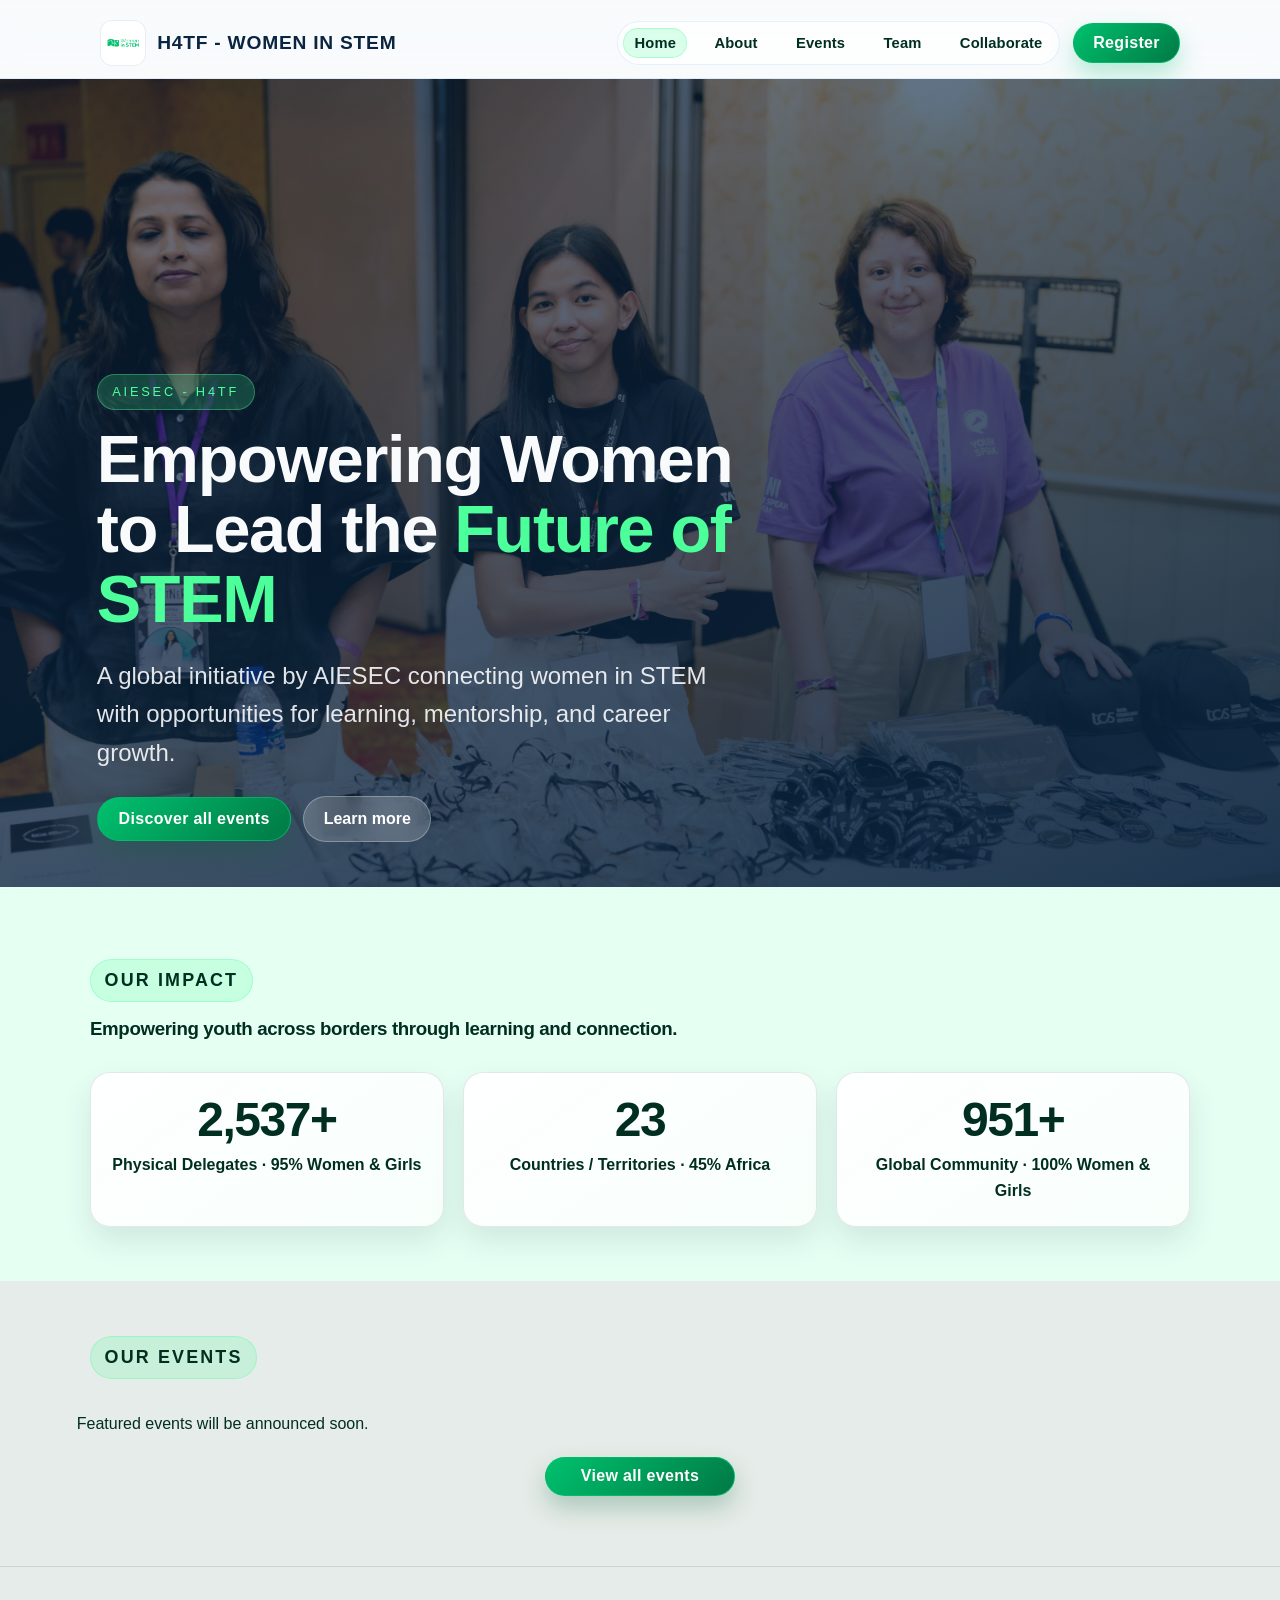
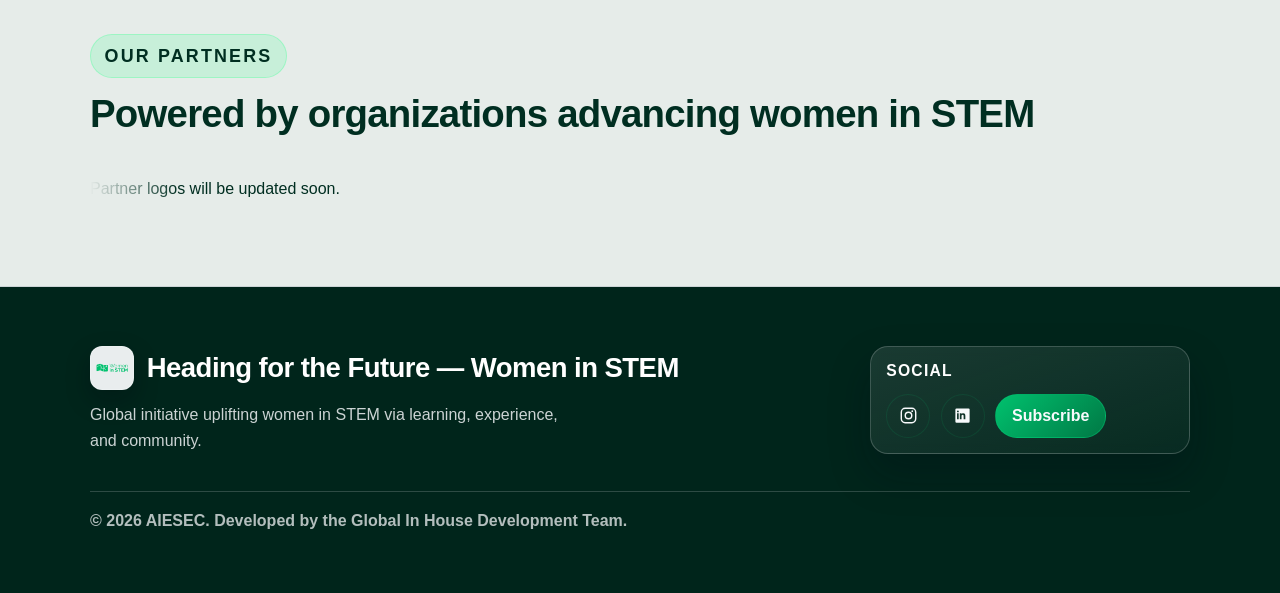
<file: index.html>
<!DOCTYPE html>
<html lang="en">
  <head>
    <meta charset="UTF-8" />
    <meta name="viewport" content="width=device-width, initial-scale=1.0" />
    <title>H4TF - WIS</title>
    <link rel="icon" type="image/png" href="Images/logo.png" />
    <link rel="stylesheet" href="styles.css?v=20260225-1" />
  </head>
  <body>
    <div class="grain"></div>
    <nav class="site-nav" aria-label="Primary">
      <div class="nav-inner">
        <a class="nav-brand" href="#home" aria-label="Go to home section">
          <img class="nav-logo" src="Images/logo.png" alt="H4TF Women in STEM logo" loading="lazy" />
          <span class="nav-title">H4TF - Women in STEM</span>
        </a>
        <button
          class="nav-toggle"
          type="button"
          aria-expanded="false"
          aria-controls="primary-menu"
          aria-label="Toggle navigation"
          data-nav-toggle
        >
          <span class="nav-toggle-line"></span>
          <span class="nav-toggle-line"></span>
          <span class="nav-toggle-line"></span>
        </button>
        <div class="nav-menu" id="primary-menu" data-nav-menu>
          <div class="nav-links" role="list">
            <a href="#home" aria-current="page">Home</a>
            <a href="about.html">About</a>
            <a href="events.html">Events</a>
            <a href="team.html">Team</a>
            <a href="collaborate.html">Collaborate</a>
          </div>
          <a class="cta-button nav-register" data-register-link href="https://form.typeform.com/to/kkuhy7ob" target="_blank" rel="noopener">Register</a>
        </div>
      </div>
    </nav>
    <main class="hero-stage" id="home">
      <div class="hero-visual" id="hero-visual">
        <picture>
          <source id="hero-source" media="(max-width: 720px)" srcset="" />
          <img id="hero-image" src="" alt="Hero" loading="lazy" />
        </picture>
        <div class="hero-overlay">
          <div class="hero-content">
            <p class="hero-eyebrow">AIESEC - H4TF</p>
            <h1>Empowering Women to Lead the <span class="hero-highlight">Future of STEM</span></h1>
            <p class="hero-subhead">
              A global initiative by AIESEC connecting women in STEM with opportunities for
              learning, mentorship, and career growth.
            </p>
            <div class="hero-actions">
              <a class="cta-button" href="events.html">Discover all events</a>
              <a class="hero-secondary" href="about.html">Learn more</a>
            </div>
          </div>
        </div>
      </div>
    </main>

    <section class="impact-section" id="about" aria-labelledby="impact-title">
      <div class="registration-header impact-header">
        <p class="partners-eyebrow">Our Impact</p>
        <h3 id="impact-title">Empowering youth across borders through learning and connection.</h3>
      </div>
      <div class="impact-grid">
        <article class="impact-card">
          <p class="impact-value">4,000+</p>
          <p class="impact-label">Physical Delegates · 95% Women &amp; Girls</p>
        </article>
        <article class="impact-card">
          <p class="impact-value">36</p>
          <p class="impact-label">Countries / Territories · 45% Africa</p>
        </article>
        <article class="impact-card">
          <p class="impact-value">1,500+</p>
          <p class="impact-label">Global Community · 100% Women &amp; Girls</p>
        </article>
        <!-- <article class="impact-card">
          <p class="impact-value">3</p>
          <p class="impact-label">Activation Phases</p>
        </article> -->
      </div>
    </section>

    <section class="featured-events-section" id="events" aria-labelledby="featured-events-title">
      <div class="registration-header featured-events-header">
        <p class="partners-eyebrow">Our Events</p>
      </div>
      <div class="featured-events-grid" id="featured-events-grid"></div>
      <div class="featured-events-actions">
        <a class="cta-button" href="events.html">View all events</a>
      </div>
    </section>

    <!-- <section class="registration-section" id="registrations" aria-labelledby="registration-title">
      <div class="registration-header">
        <h2 id="registration-title">Registration Details</h2>
        <p>Click a country to view the details and register.</p>
      </div>
      <div class="registration-grid" id="country-grid-primary"></div>
      <details class="registration-more" id="country-more">
        <summary>View all countries</summary>
        <div class="registration-grid" id="country-grid-all"></div>
      </details>
    </section> -->

    <!-- <section class="country-pics-section" aria-labelledby="country-pics-title">
      <div class="registration-header">
        <h2 id="country-pics-title">Pictures from your country</h2>
        <p>Scenes and moments shared by participants.</p>
      </div>
      <div class="country-pics-grid" id="country-pics-grid"></div>
    </section> -->

    <div id="team" class="section-anchor" aria-hidden="true"></div>
    <section class="testimonials-section" id="testimonials-section" aria-labelledby="testimonials-title">
      <div class="registration-header">
        <p id="testimonials-title" class="partners-eyebrow">Digital Nuggets</p>
        <!-- <h2 id="testimonials-title">Digital Nuggets</h2> -->
        <p>Watch short insights and stories from the movement.</p>
      </div>
      <div class="testimonial-carousel" aria-label="Digital nuggets carousel">
        <div class="testimonial-track" id="testimonial-track"></div>
        <button class="carousel-arrow carousel-arrow-prev" type="button" data-carousel-prev aria-label="Previous">
          ‹
        </button>
        <button class="carousel-arrow carousel-arrow-next" type="button" data-carousel-next aria-label="Next">
          ›
        </button>
      </div>
      <div class="carousel-dots" id="testimonial-dots" role="tablist" aria-label="Testimonial pages"></div>
    </section>

    <section class="partners-section" id="partners-section" aria-labelledby="partners-title">
      <div class="registration-header partners-header">
        <p class="partners-eyebrow">Our Partners</p>
        <h2 id="partners-title">Powered by organizations advancing women in STEM</h2>
      </div>
      <div class="partners-grid" id="partners-grid"></div>
    </section>

    <footer class="site-footer" id="collaborate" aria-labelledby="footer-title">
      <div class="footer-inner">
        <div class="footer-brand">
          <div class="footer-brand-top">
            <img class="footer-brand-logo" src="Images/logo.png" alt="H4TF Women in STEM logo" loading="lazy" />
            <h2 id="footer-title">Heading for the Future — Women in STEM</h2>
          </div>
          <p class="footer-tagline">
            Global initiative uplifting women in STEM via learning, experience, and community.
          </p>
        </div>
        <div class="footer-grid">
          <div class="footer-column">
            <h3>Social</h3>
            <ul class="footer-links">
              <li>
                <a
                  class="footer-social-link"
                  href="https://www.instagram.com/aiesecglobal?utm_source=ig_web_button_share_sheet&igsh=ZDNlZDc0MzIxNw=="
                  target="_blank"
                  rel="noopener"
                  aria-label="Instagram"
                  title="Instagram"
                >
                  <span class="footer-social-icon" aria-hidden="true">
                    <svg viewBox="0 0 24 24" focusable="false">
                      <path d="M7.75 2h8.5A5.76 5.76 0 0 1 22 7.75v8.5A5.76 5.76 0 0 1 16.25 22h-8.5A5.76 5.76 0 0 1 2 16.25v-8.5A5.76 5.76 0 0 1 7.75 2Zm0 1.8A3.95 3.95 0 0 0 3.8 7.75v8.5a3.95 3.95 0 0 0 3.95 3.95h8.5a3.95 3.95 0 0 0 3.95-3.95v-8.5a3.95 3.95 0 0 0-3.95-3.95h-8.5Zm8.95 1.6a1.1 1.1 0 1 1 0 2.2 1.1 1.1 0 0 1 0-2.2ZM12 7a5 5 0 1 1 0 10 5 5 0 0 1 0-10Zm0 1.8a3.2 3.2 0 1 0 0 6.4 3.2 3.2 0 0 0 0-6.4Z" />
                    </svg>
                  </span>
                </a>
              </li>
              <li>
                <a
                  class="footer-social-link"
                  href="https://www.linkedin.com/company/aiesec/"
                  target="_blank"
                  rel="noopener"
                  aria-label="LinkedIn"
                  title="LinkedIn"
                >
                  <span class="footer-social-icon" aria-hidden="true">
                    <svg viewBox="0 0 24 24" focusable="false">
                      <path d="M4.5 3A1.5 1.5 0 0 0 3 4.5v15A1.5 1.5 0 0 0 4.5 21h15a1.5 1.5 0 0 0 1.5-1.5v-15A1.5 1.5 0 0 0 19.5 3h-15ZM7.2 9.2v7.6H5.1V9.2h2.1Zm.2-2.35a1.2 1.2 0 1 1-2.4 0 1.2 1.2 0 0 1 2.4 0Zm3.4 2.35v1.04h.03c.29-.55 1.02-1.13 2.1-1.13 2.25 0 2.67 1.48 2.67 3.4v4.27h-2.18V13.1c0-.88-.02-2.01-1.23-2.01-1.23 0-1.42.96-1.42 1.95v3.76H8.62V9.2h2.18Z" />
                    </svg>
                  </span>
                </a>
              </li>
              <li>
                <button class="footer-link-button footer-subscribe-button" type="button" data-newsletter-subscribe>
                  Subscribe
                </button>
              </li>
            </ul>
          </div>
        </div>
        <div class="footer-meta-row">
          <p class="footer-meta">© 2026 AIESEC. Developed by the Global In House Development Team.</p>
        </div>
      </div>
    </footer>

    <div class="venue-modal" id="venue-modal" role="dialog" aria-modal="true" aria-hidden="true">
      <div class="venue-backdrop" data-close-modal></div>
      <div class="venue-panel" role="document">
        <div class="venue-header">
          <div class="venue-title-row">
            <h3 id="venue-title">Country</h3>
            <div class="venue-actions">
              <a class="cta-button" data-register-link href="https://form.typeform.com/to/kkuhy7ob" target="_blank" rel="noopener">Register</a>
              <button class="venue-close" type="button" data-close-modal aria-label="Close">
                Close
              </button>
            </div>
          </div>
        </div>
        <ul class="venue-list" id="venue-list"></ul>
      </div>
    </div>

    <div class="newsletter-modal" id="newsletter-modal" role="dialog" aria-modal="true" aria-hidden="true" aria-labelledby="newsletter-title">
      <div class="newsletter-backdrop" data-close-newsletter></div>
      <div class="newsletter-panel" role="document">
        <div class="newsletter-header">
          <h3 id="newsletter-title">Subscribe to our newsletter</h3>
          <p>Get updates on Women in STEM events, opportunities, and stories.</p>
        </div>
        <form class="newsletter-form" id="newsletter-form" novalidate>
          <label class="newsletter-label" for="newsletter-first-name">First name</label>
          <input
            class="newsletter-input"
            id="newsletter-first-name"
            name="firstName"
            type="text"
            autocomplete="given-name"
            placeholder="First name"
            required
          />
          <label class="newsletter-label" for="newsletter-last-name">Last name</label>
          <input
            class="newsletter-input"
            id="newsletter-last-name"
            name="lastName"
            type="text"
            autocomplete="family-name"
            placeholder="Last name"
            required
          />
          <label class="newsletter-label" for="newsletter-country">Country</label>
          <select class="newsletter-input" id="newsletter-country" name="country" required>
            <option value="">Select country</option>
            <option value="Afghanistan">Afghanistan</option>
            <option value="Albania">Albania</option>
            <option value="Algeria">Algeria</option>
            <option value="Andorra">Andorra</option>
            <option value="Argentina">Argentina</option>
            <option value="Armenia">Armenia</option>
            <option value="Australia">Australia</option>
            <option value="Austria">Austria</option>
            <option value="Azerbaijan">Azerbaijan</option>
            <option value="Bahrain">Bahrain</option>
            <option value="Bangladesh">Bangladesh</option>
            <option value="Barbados">Barbados</option>
            <option value="Belarus">Belarus</option>
            <option value="Belgium">Belgium</option>
            <option value="Benin">Benin</option>
            <option value="Bhutan">Bhutan</option>
            <option value="Bolivia">Bolivia</option>
            <option value="Bosnia and Herzegovina">Bosnia and Herzegovina</option>
            <option value="Botswana">Botswana</option>
            <option value="Brazil">Brazil</option>
            <option value="Bulgaria">Bulgaria</option>
            <option value="Burkina Faso">Burkina Faso</option>
            <option value="Cabo Verde">Cabo Verde</option>
            <option value="Cambodia">Cambodia</option>
            <option value="Cameroon">Cameroon</option>
            <option value="Canada">Canada</option>
            <option value="Chile">Chile</option>
            <option value="China, Mainland">China, Mainland</option>
            <option value="Colombia">Colombia</option>
            <option value="Costa Rica">Costa Rica</option>
            <option value="Cote D'Ivoire">Cote D'Ivoire</option>
            <option value="Croatia">Croatia</option>
            <option value="Cuba">Cuba</option>
            <option value="Cyprus">Cyprus</option>
            <option value="Czech Republic">Czech Republic</option>
            <option value="Denmark">Denmark</option>
            <option value="Dominican Republic">Dominican Republic</option>
            <option value="Ecuador">Ecuador</option>
            <option value="Egypt">Egypt</option>
            <option value="El Salvador">El Salvador</option>
            <option value="Estonia">Estonia</option>
            <option value="Ethiopia">Ethiopia</option>
            <option value="Fiji">Fiji</option>
            <option value="Finland">Finland</option>
            <option value="France">France</option>
            <option value="Gabon">Gabon</option>
            <option value="Georgia">Georgia</option>
            <option value="Germany">Germany</option>
            <option value="Ghana">Ghana</option>
            <option value="Greece">Greece</option>
            <option value="Guatemala">Guatemala</option>
            <option value="Haiti">Haiti</option>
            <option value="Honduras">Honduras</option>
            <option value="Hong Kong">Hong Kong</option>
            <option value="Hungary">Hungary</option>
            <option value="Iceland">Iceland</option>
            <option value="India">India</option>
            <option value="Indonesia">Indonesia</option>
            <option value="Iran">Iran</option>
            <option value="Ireland">Ireland</option>
            <option value="Italy">Italy</option>
            <option value="Jamaica">Jamaica</option>
            <option value="Japan">Japan</option>
            <option value="Jordan">Jordan</option>
            <option value="Kazakhstan">Kazakhstan</option>
            <option value="Kenya">Kenya</option>
            <option value="Kingdom of Saudi Arabia">Kingdom of Saudi Arabia</option>
            <option value="Kuwait">Kuwait</option>
            <option value="Kyrgyzstan">Kyrgyzstan</option>
            <option value="Laos">Laos</option>
            <option value="Latvia">Latvia</option>
            <option value="Lebanon">Lebanon</option>
            <option value="Liberia">Liberia</option>
            <option value="Liechtenstein">Liechtenstein</option>
            <option value="Lithuania">Lithuania</option>
            <option value="Macedonia">Macedonia</option>
            <option value="Madagascar">Madagascar</option>
            <option value="Mainland of China">Mainland of China</option>
            <option value="Malawi">Malawi</option>
            <option value="Malaysia">Malaysia</option>
            <option value="Maldives">Maldives</option>
            <option value="Mali">Mali</option>
            <option value="Malta">Malta</option>
            <option value="Mauritius">Mauritius</option>
            <option value="Mexico">Mexico</option>
            <option value="Moldova">Moldova</option>
            <option value="Monaco">Monaco</option>
            <option value="Mongolia">Mongolia</option>
            <option value="Montenegro">Montenegro</option>
            <option value="Morocco">Morocco</option>
            <option value="Mozambique">Mozambique</option>
            <option value="Myanmar">Myanmar</option>
            <option value="Namibia">Namibia</option>
            <option value="Nepal">Nepal</option>
            <option value="New Zealand">New Zealand</option>
            <option value="Nicaragua">Nicaragua</option>
            <option value="Niger">Niger</option>
            <option value="Nigeria">Nigeria</option>
            <option value="Norway">Norway</option>
            <option value="Oman">Oman</option>
            <option value="Pakistan">Pakistan</option>
            <option value="Panama">Panama</option>
            <option value="Paraguay">Paraguay</option>
            <option value="Peru">Peru</option>
            <option value="Philippines">Philippines</option>
            <option value="Poland">Poland</option>
            <option value="Portugal">Portugal</option>
            <option value="Puerto Rico">Puerto Rico</option>
            <option value="Qatar">Qatar</option>
            <option value="Romania">Romania</option>
            <option value="Russia">Russia</option>
            <option value="Rwanda">Rwanda</option>
            <option value="Senegal">Senegal</option>
            <option value="Serbia">Serbia</option>
            <option value="Seychelles">Seychelles</option>
            <option value="Sierra Leone">Sierra Leone</option>
            <option value="Singapore">Singapore</option>
            <option value="Slovakia">Slovakia</option>
            <option value="Slovenia">Slovenia</option>
            <option value="South Africa">South Africa</option>
            <option value="Korea">Korea</option>
            <option value="Spain">Spain</option>
            <option value="Sri Lanka">Sri Lanka</option>
            <option value="Swaziland">Swaziland</option>
            <option value="Sweden">Sweden</option>
            <option value="Switzerland">Switzerland</option>
            <option value="Taiwan">Taiwan</option>
            <option value="Tajikistan">Tajikistan</option>
            <option value="Tanzania">Tanzania</option>
            <option value="Thailand">Thailand</option>
            <option value="The Netherlands">The Netherlands</option>
            <option value="Togo">Togo</option>
            <option value="Tunisia">Tunisia</option>
            <option value="Turkey">Turkey</option>
            <option value="Uganda">Uganda</option>
            <option value="Ukraine">Ukraine</option>
            <option value="United Arab Emirates">United Arab Emirates</option>
            <option value="United Kingdom">United Kingdom</option>
            <option value="United States">United States</option>
            <option value="Uruguay">Uruguay</option>
            <option value="Uzbekistan">Uzbekistan</option>
            <option value="Venezuela">Venezuela</option>
            <option value="VIETNAM">VIETNAM</option>
            <option value="Zambia">Zambia</option>
            <option value="Zimbabwe">Zimbabwe</option>
          </select>
          <label class="newsletter-label" for="newsletter-email">Email address</label>
          <input
            class="newsletter-input"
            id="newsletter-email"
            name="email"
            type="email"
            autocomplete="email"
            placeholder="you@example.com"
            required
          />
          <p class="newsletter-status" id="newsletter-status" aria-live="polite"></p>
          <div class="newsletter-actions">
            <button class="cta-button" id="newsletter-submit" type="submit">Subscribe</button>
            <button class="venue-close" type="button" data-close-newsletter>Close</button>
          </div>
        </form>
      </div>
    </div>

    <div class="newsletter-success" id="newsletter-success" role="status" aria-live="polite" aria-hidden="true">
      <div class="newsletter-success-card">
        <p class="newsletter-success-title">Subscribed successfully</p>
        <p class="newsletter-success-copy">Thanks for joining the newsletter.</p>
        <button class="cta-button" type="button" id="newsletter-success-close">Great</button>
      </div>
    </div>

    <script src="app-config.js"></script>
    <script src="app.js?v=20260228-5"></script>
  </body>
</html>
</file>
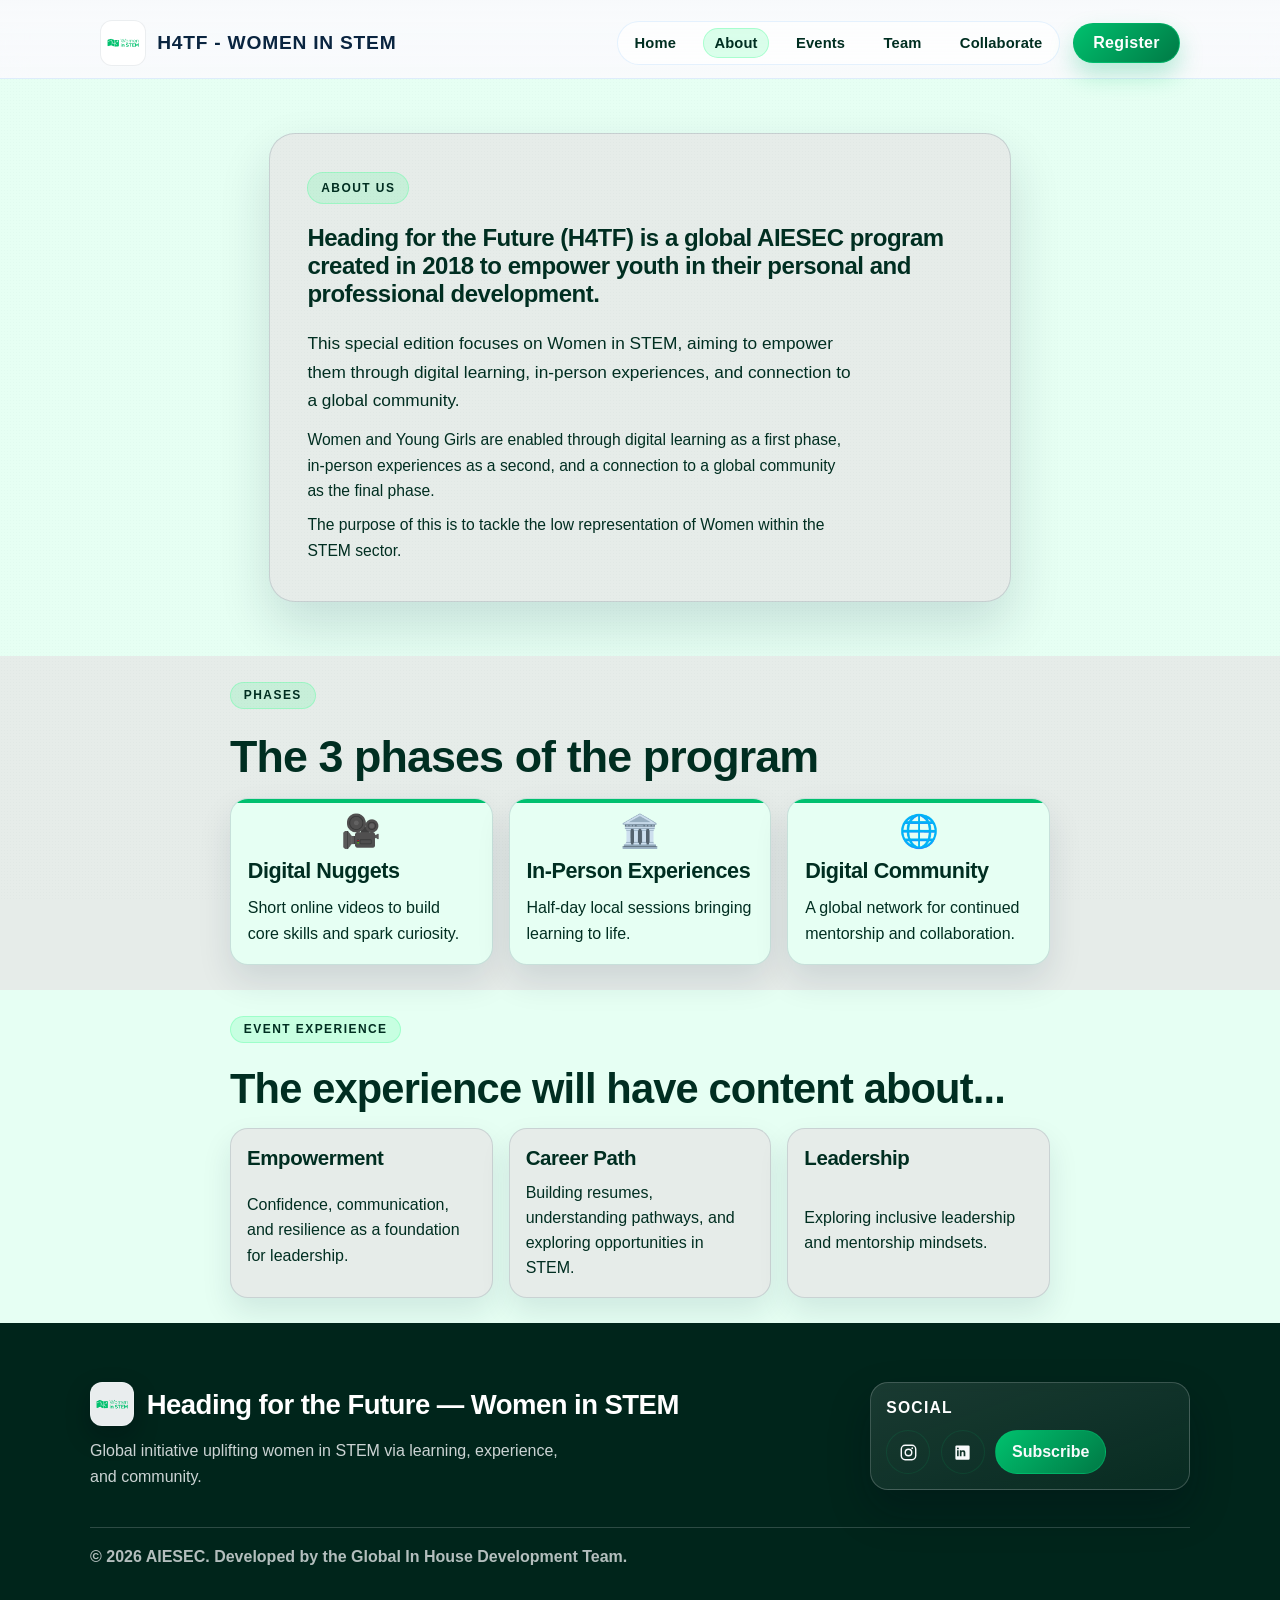
<file: about.html>
<!DOCTYPE html>
<html lang="en">
  <head>
    <meta charset="UTF-8" />
    <meta name="viewport" content="width=device-width, initial-scale=1.0" />
    <title>H4TF - WIS</title>
    <link rel="icon" type="image/png" href="Images/logo.png" />
    <link rel="stylesheet" href="styles.css?v=20260401-1" />
  </head>
  <body class="about-page">
    <div class="grain"></div>

    <nav class="site-nav" aria-label="Primary">
      <div class="nav-inner">
        <a class="nav-brand" href="index.html#home" aria-label="Go to home page">
          <img class="nav-logo" src="Images/logo.png" alt="H4TF Women in STEM logo" loading="lazy" />
          <span class="nav-title">H4TF - Women in STEM</span>
        </a>
        <button
          class="nav-toggle"
          type="button"
          aria-expanded="false"
          aria-controls="primary-menu"
          aria-label="Toggle navigation"
          data-nav-toggle
        >
          <span class="nav-toggle-line"></span>
          <span class="nav-toggle-line"></span>
          <span class="nav-toggle-line"></span>
        </button>
        <div class="nav-menu" id="primary-menu" data-nav-menu>
          <div class="nav-links" role="list">
            <a href="index.html#home">Home</a>
            <a href="about.html" aria-current="page">About</a>
            <a href="events.html">Events</a>
            <a href="team.html">Team</a>
            <a href="collaborate.html">Collaborate</a>
          </div>
          <a
            class="cta-button nav-register"
            data-register-link
            href="https://form.typeform.com/to/kkuhy7ob"
            target="_blank"
            rel="noopener"
            >Register</a
          >
        </div>
      </div>
    </nav>

    <main class="about-main" id="about-content">
      <section class="about-hero" aria-labelledby="about-title">
        <div class="collaborate-hero">
          <p class="partners-eyebrow">About Us</p>
          <h2 id="about-title">
            Heading for the Future (H4TF) is a global AIESEC program created in 2018 to empower youth in their personal and professional development.
          </h2>
          <p class="about-hero-lead">
            This special edition focuses on Women in STEM, aiming to empower them through digital learning, in-person experiences, and connection to a global community.
          </p>
          <div class="about-hero-copy">
            <p>
              Women and Young Girls are enabled through digital learning as a first phase, in-person experiences as a second, and a connection to a global community as the final phase.
            </p>
            <p>
              The purpose of this is to tackle the low representation of Women within the STEM sector.
            </p>
          </div>
        </div>
      </section>

      <section class="phases-section" aria-labelledby="phases-title">
        <div class="phases-header">
          <h1 class="partners-eyebrow">Phases</h1>
          <h2 id="phases-title">The 3 phases of the program</h2>
        </div>
        <div class="phases-grid">
          <article class="phase-card">
            <div class="phase-icon" aria-hidden="true">🎥</div>
            <h3>Digital Nuggets</h3>
            <p>Short online videos to build core skills and spark curiosity.</p>
          </article>
          <article class="phase-card">
            <div class="phase-icon" aria-hidden="true">🏛️</div>
            <h3>In-Person Experiences</h3>
            <p>Half-day local sessions bringing learning to life.</p>
          </article>
          <article class="phase-card">
            <div class="phase-icon" aria-hidden="true">🌐</div>
            <h3>Digital Community</h3>
            <p>A global network for continued mentorship and collaboration.</p>
          </article>
        </div>
      </section>

      <section class="experience-section" aria-labelledby="experience-title">
        <div class="experience-header">
          <h1 class="partners-eyebrow">Event Experience</h1>
          <h2 id="experience-title">The experience will have content about...</h2>
        </div>
        <div class="experience-grid">
          <article class="experience-card">
            <h3>Empowerment</h3>
            <p>Confidence, communication, and resilience as a foundation for leadership.</p>
          </article>
          <article class="experience-card">
            <h3>Career Path</h3>
            <p>Building resumes, understanding pathways, and exploring opportunities in STEM.</p>
          </article>
          <article class="experience-card">
            <h3>Leadership</h3>
            <p>Exploring inclusive leadership and mentorship mindsets.</p>
          </article>
        </div>
      </section>
    </main>

    <footer class="site-footer" id="collaborate" aria-labelledby="footer-title">
      <div class="footer-inner">
        <div class="footer-brand">
          <div class="footer-brand-top">
            <img class="footer-brand-logo" src="Images/logo.png" alt="H4TF Women in STEM logo" loading="lazy" />
            <h2 id="footer-title">Heading for the Future — Women in STEM</h2>
          </div>
          <p class="footer-tagline">
            Global initiative uplifting women in STEM via learning, experience, and community.
          </p>
        </div>
        <div class="footer-grid">
          <div class="footer-column">
            <h3>Social</h3>
            <ul class="footer-links">
              <li>
                <a
                  class="footer-social-link"
                  href="https://www.instagram.com/aiesecglobal?utm_source=ig_web_button_share_sheet&igsh=ZDNlZDc0MzIxNw=="
                  target="_blank"
                  rel="noopener"
                  aria-label="Instagram"
                  title="Instagram"
                >
                  <span class="footer-social-icon" aria-hidden="true">
                    <svg viewBox="0 0 24 24" focusable="false">
                      <path d="M7.75 2h8.5A5.76 5.76 0 0 1 22 7.75v8.5A5.76 5.76 0 0 1 16.25 22h-8.5A5.76 5.76 0 0 1 2 16.25v-8.5A5.76 5.76 0 0 1 7.75 2Zm0 1.8A3.95 3.95 0 0 0 3.8 7.75v8.5a3.95 3.95 0 0 0 3.95 3.95h8.5a3.95 3.95 0 0 0 3.95-3.95v-8.5a3.95 3.95 0 0 0-3.95-3.95h-8.5Zm8.95 1.6a1.1 1.1 0 1 1 0 2.2 1.1 1.1 0 0 1 0-2.2ZM12 7a5 5 0 1 1 0 10 5 5 0 0 1 0-10Zm0 1.8a3.2 3.2 0 1 0 0 6.4 3.2 3.2 0 0 0 0-6.4Z" />
                    </svg>
                  </span>
                </a>
              </li>
              <li>
                <a
                  class="footer-social-link"
                  href="https://www.linkedin.com/company/aiesec/"
                  target="_blank"
                  rel="noopener"
                  aria-label="LinkedIn"
                  title="LinkedIn"
                >
                  <span class="footer-social-icon" aria-hidden="true">
                    <svg viewBox="0 0 24 24" focusable="false">
                      <path d="M4.5 3A1.5 1.5 0 0 0 3 4.5v15A1.5 1.5 0 0 0 4.5 21h15a1.5 1.5 0 0 0 1.5-1.5v-15A1.5 1.5 0 0 0 19.5 3h-15ZM7.2 9.2v7.6H5.1V9.2h2.1Zm.2-2.35a1.2 1.2 0 1 1-2.4 0 1.2 1.2 0 0 1 2.4 0Zm3.4 2.35v1.04h.03c.29-.55 1.02-1.13 2.1-1.13 2.25 0 2.67 1.48 2.67 3.4v4.27h-2.18V13.1c0-.88-.02-2.01-1.23-2.01-1.23 0-1.42.96-1.42 1.95v3.76H8.62V9.2h2.18Z" />
                    </svg>
                  </span>
                </a>
              </li>
              <li>
                <button class="footer-link-button footer-subscribe-button" type="button" data-newsletter-subscribe>
                  Subscribe
                </button>
              </li>
            </ul>
          </div>
        </div>
        <div class="footer-meta-row">
          <p class="footer-meta">© 2026 AIESEC. Developed by the Global In House Development Team.</p>
        </div>
      </div>
    </footer>

    <script>
      const aboutSiteNav = document.querySelector(".site-nav");
      const aboutNavToggle = document.querySelector("[data-nav-toggle]");
      const aboutNavMenu = document.querySelector("[data-nav-menu]");

      if (aboutSiteNav && aboutNavToggle && aboutNavMenu) {
        const closeMenu = () => {
          aboutSiteNav.classList.remove("is-open");
          aboutNavToggle.setAttribute("aria-expanded", "false");
        };

        aboutNavToggle.addEventListener("click", () => {
          const isOpen = aboutSiteNav.classList.contains("is-open");
          if (isOpen) {
            closeMenu();
            return;
          }
          aboutSiteNav.classList.add("is-open");
          aboutNavToggle.setAttribute("aria-expanded", "true");
        });

        for (const link of aboutNavMenu.querySelectorAll("a")) {
          link.addEventListener("click", closeMenu);
        }

        window.addEventListener("keydown", (event) => {
          if (event.key === "Escape") {
            closeMenu();
          }
        });
      }
    </script>
    <script src="app-config.js"></script>
    <script src="newsletter.js?v=20260410-1"></script>
  </body>
</html>
</file>
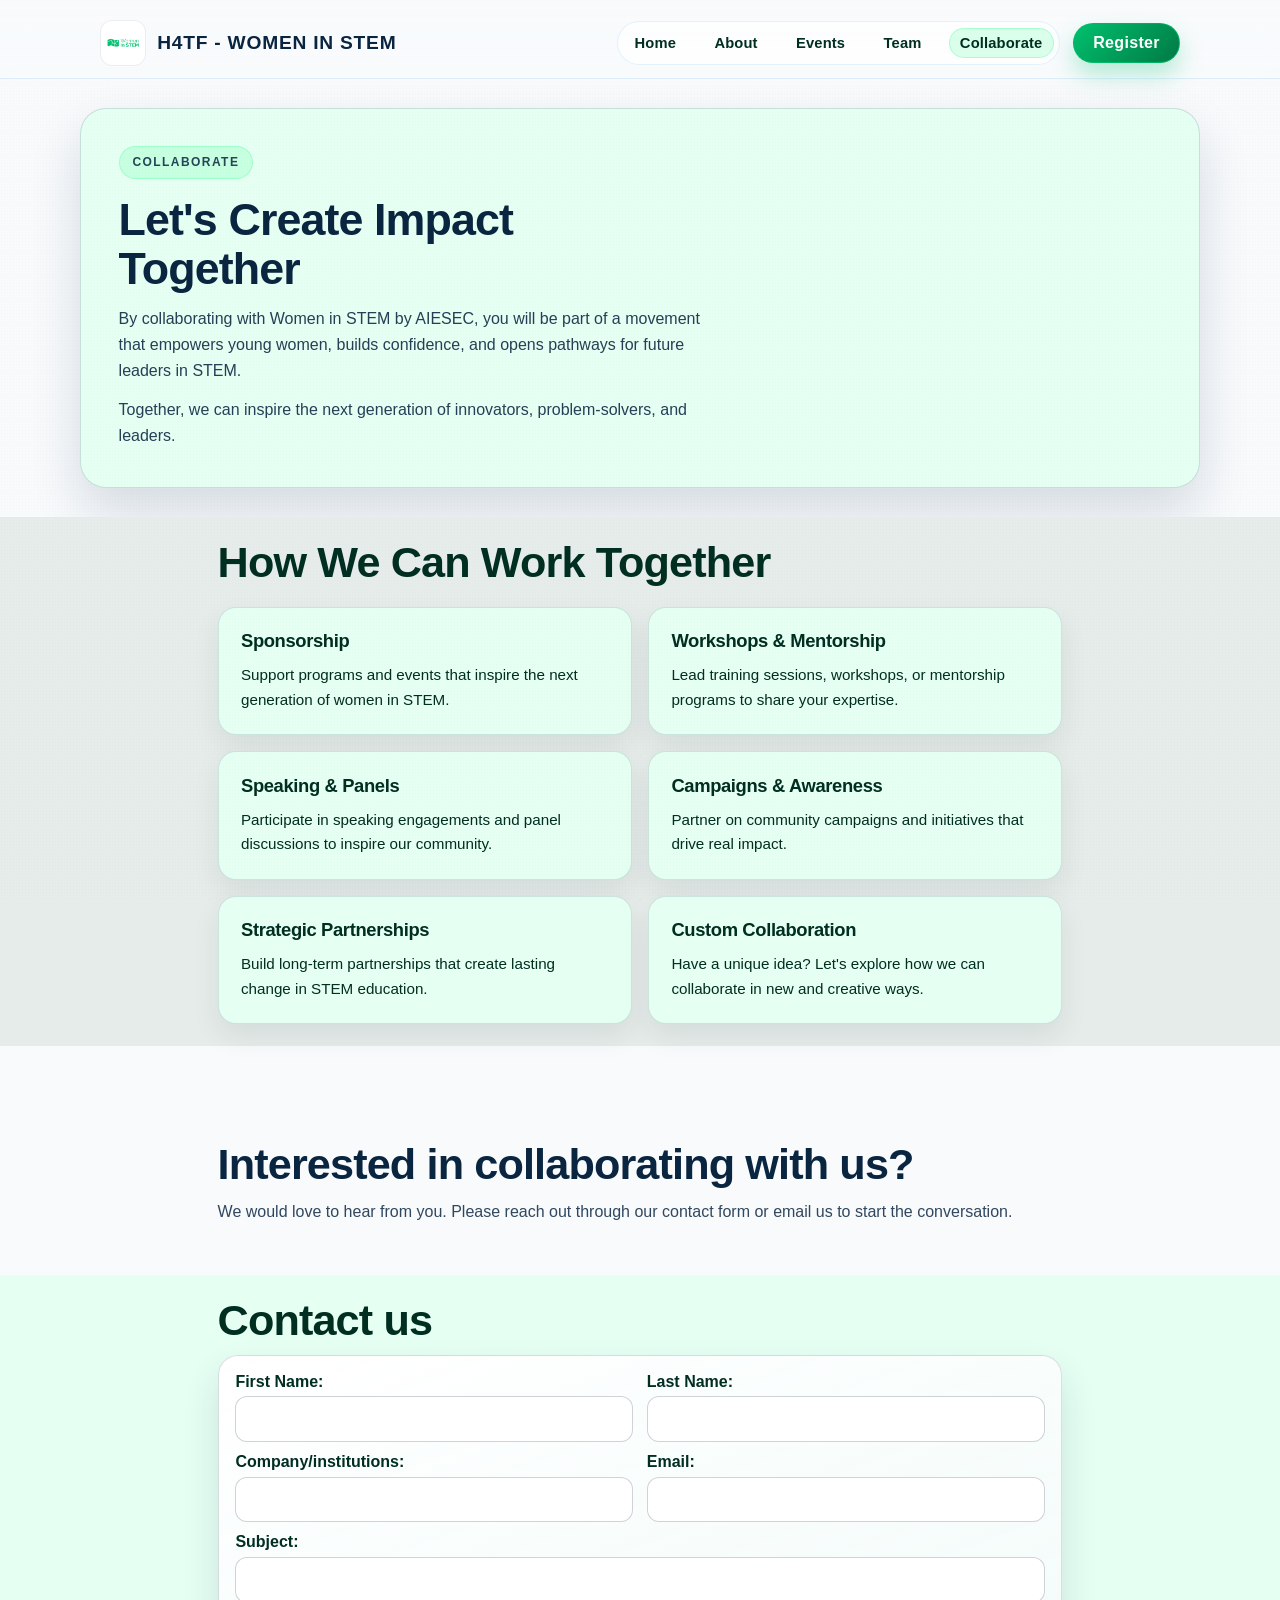
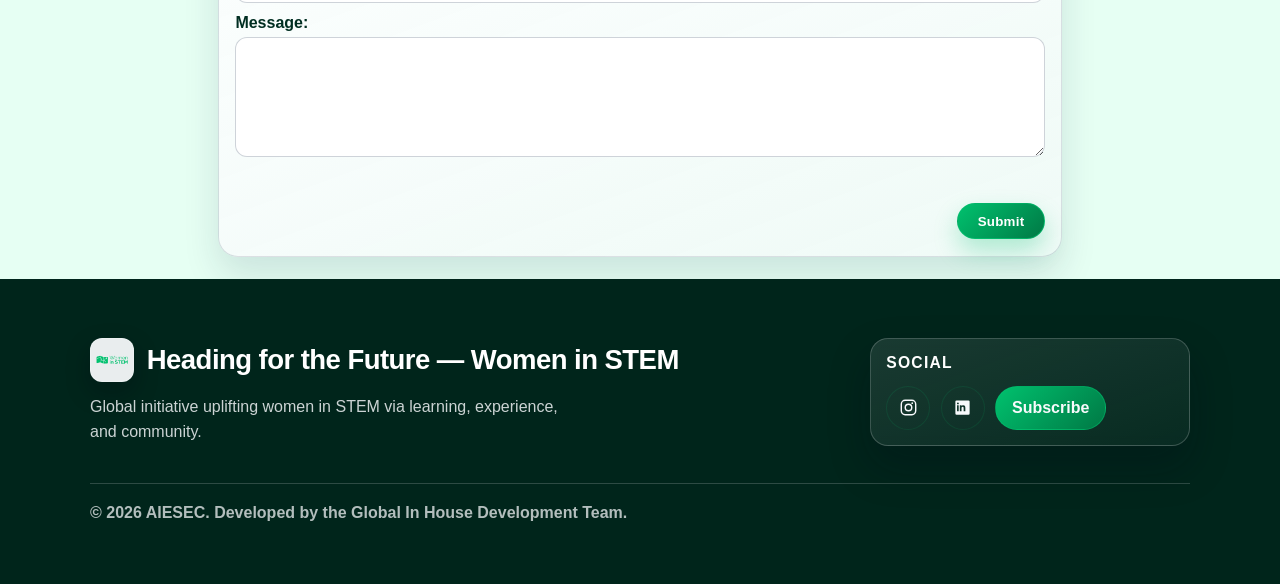
<file: collaborate.html>
<!DOCTYPE html>
<html lang="en">
  <head>
    <meta charset="UTF-8" />
    <meta name="viewport" content="width=device-width, initial-scale=1.0" />
    <title>H4TF - WIS</title>
    <link rel="icon" type="image/png" href="Images/logo.png" />
    <link rel="stylesheet" href="styles.css?v=20260401-4" />
  </head>
  <body class="collaborate-page">
    <div class="grain"></div>

    <nav class="site-nav" aria-label="Primary">
      <div class="nav-inner">
        <a class="nav-brand" href="index.html#home" aria-label="Go to home page">
          <img class="nav-logo" src="Images/logo.png" alt="H4TF Women in STEM logo" loading="lazy" />
          <span class="nav-title">H4TF - Women in STEM</span>
        </a>
        <button
          class="nav-toggle"
          type="button"
          aria-expanded="false"
          aria-controls="primary-menu"
          aria-label="Toggle navigation"
          data-nav-toggle
        >
          <span class="nav-toggle-line"></span>
          <span class="nav-toggle-line"></span>
          <span class="nav-toggle-line"></span>
        </button>
        <div class="nav-menu" id="primary-menu" data-nav-menu>
          <div class="nav-links" role="list">
            <a href="index.html#home">Home</a>
            <a href="about.html">About</a>
            <a href="events.html">Events</a>
            <a href="team.html">Team</a>
            <a href="collaborate.html" aria-current="page">Collaborate</a>
          </div>
          <a
            class="cta-button nav-register"
            href="https://form.typeform.com/to/kkuhy7ob"
            target="_blank"
            rel="noopener"
            >Register</a
          >
        </div>
      </div>
    </nav>

    <main class="collaborate-main">
      <section class="collaborate-hero" aria-labelledby="collaborate-title">
        <p class="partners-eyebrow">Collaborate</p>
        <div class="collaborate-hero-layout">
          <div class="collaborate-hero-copy">
            <h1 id="collaborate-title">Let's Create Impact Together</h1>
            <p>
              By collaborating with Women in STEM by AIESEC, you will be part of a movement that empowers young women,
              builds confidence, and opens pathways for future leaders in STEM.
            </p>
            <p>
              Together, we can inspire the next generation of innovators, problem-solvers, and leaders.
            </p>
          </div>
        </div>
      </section>

      <section class="collaborate-section" aria-labelledby="work-together-title">
        <div class="collaborate-section-header">
          <h2 id="work-together-title">How We Can Work Together</h2>
        </div>
        <div class="collab-cards-grid">
          <div class="collab-card">
            <h3 class="collab-card-title">Sponsorship</h3>
            <p class="collab-card-desc">Support programs and events that inspire the next generation of women in STEM.</p>
          </div>
          <div class="collab-card">
            <h3 class="collab-card-title">Workshops & Mentorship</h3>
            <p class="collab-card-desc">Lead training sessions, workshops, or mentorship programs to share your expertise.</p>
          </div>
          <div class="collab-card">
            <h3 class="collab-card-title">Speaking & Panels</h3>
            <p class="collab-card-desc">Participate in speaking engagements and panel discussions to inspire our community.</p>
          </div>
          <div class="collab-card">
            <h3 class="collab-card-title">Campaigns & Awareness</h3>
            <p class="collab-card-desc">Partner on community campaigns and initiatives that drive real impact.</p>
          </div>
          <div class="collab-card">
            <h3 class="collab-card-title">Strategic Partnerships</h3>
            <p class="collab-card-desc">Build long-term partnerships that create lasting change in STEM education.</p>
          </div>
          <div class="collab-card">
            <h3 class="collab-card-title">Custom Collaboration</h3>
            <p class="collab-card-desc">Have a unique idea? Let's explore how we can collaborate in new and creative ways.</p>
          </div>
        </div>
      </section>

      <section class="collaborate-section" aria-labelledby="contact-intro-title">
        <div class="collaborate-section-header">
          <h2 id="contact-intro-title">Interested in collaborating with us?</h2>
          <p>
            We would love to hear from you. Please reach out through our contact form or email us to start the
            conversation.
          </p>
        </div>
      </section>

      <section class="collaborate-form-section" aria-labelledby="contact-form-title">
        <div class="collaborate-section-header">
          <h2 id="contact-form-title">Contact us</h2>
        </div>
        <form class="collaborate-form" id="collaborate-form" novalidate>
          <div class="collaborate-form-grid">
            <div class="collaborate-field collaborate-field-half">
              <label class="collaborate-label" for="collab-first-name">First Name:</label>
              <input class="collaborate-input" id="collab-first-name" name="firstName" type="text" required />
            </div>

            <div class="collaborate-field collaborate-field-half">
              <label class="collaborate-label" for="collab-last-name">Last Name:</label>
              <input class="collaborate-input" id="collab-last-name" name="lastName" type="text" required />
            </div>

            <div class="collaborate-field collaborate-field-half">
              <label class="collaborate-label" for="collab-company">Company/institutions:</label>
              <input class="collaborate-input" id="collab-company" name="company" type="text" required />
            </div>

            <div class="collaborate-field collaborate-field-half">
              <label class="collaborate-label" for="collab-email">Email:</label>
              <input class="collaborate-input" id="collab-email" name="email" type="email" required />
            </div>

            <div class="collaborate-field">
              <label class="collaborate-label" for="collab-subject">Subject:</label>
              <input class="collaborate-input" id="collab-subject" name="subject" type="text" required />
            </div>

            <div class="collaborate-field">
              <label class="collaborate-label" for="collab-message">Message:</label>
              <textarea class="collaborate-input collaborate-textarea" id="collab-message" name="message" required></textarea>
            </div>
          </div>

          <p class="collaborate-status" id="collaborate-status" aria-live="polite"></p>

          <div class="collaborate-actions">
            <button class="cta-button" id="collaborate-submit" type="submit">Submit</button>
          </div>
        </form>
      </section>
    </main>

    <div class="newsletter-success" id="collaborate-success" aria-hidden="true">
      <div class="newsletter-success-card">
        <p class="newsletter-success-title">Message sent successfully</p>
        <p class="newsletter-success-copy">Thank you. We received your collaboration request.</p>
        <button class="cta-button" type="button" id="collaborate-success-close">Close</button>
      </div>
    </div>

    <footer class="site-footer" id="collaborate" aria-labelledby="footer-title">
      <div class="footer-inner">
        <div class="footer-brand">
          <div class="footer-brand-top">
            <img class="footer-brand-logo" src="Images/logo.png" alt="H4TF Women in STEM logo" loading="lazy" />
            <h2 id="footer-title">Heading for the Future — Women in STEM</h2>
          </div>
          <p class="footer-tagline">
            Global initiative uplifting women in STEM via learning, experience, and community.
          </p>
        </div>
        <div class="footer-grid">
          <div class="footer-column">
            <h3>Social</h3>
            <ul class="footer-links">
              <li>
                <a
                  class="footer-social-link"
                  href="https://www.instagram.com/aiesecglobal?utm_source=ig_web_button_share_sheet&igsh=ZDNlZDc0MzIxNw=="
                  target="_blank"
                  rel="noopener"
                  aria-label="Instagram"
                  title="Instagram"
                >
                  <span class="footer-social-icon" aria-hidden="true">
                    <svg viewBox="0 0 24 24" focusable="false">
                      <path d="M7.75 2h8.5A5.76 5.76 0 0 1 22 7.75v8.5A5.76 5.76 0 0 1 16.25 22h-8.5A5.76 5.76 0 0 1 2 16.25v-8.5A5.76 5.76 0 0 1 7.75 2Zm0 1.8A3.95 3.95 0 0 0 3.8 7.75v8.5a3.95 3.95 0 0 0 3.95 3.95h8.5a3.95 3.95 0 0 0 3.95-3.95v-8.5a3.95 3.95 0 0 0-3.95-3.95h-8.5Zm8.95 1.6a1.1 1.1 0 1 1 0 2.2 1.1 1.1 0 0 1 0-2.2ZM12 7a5 5 0 1 1 0 10 5 5 0 0 1 0-10Zm0 1.8a3.2 3.2 0 1 0 0 6.4 3.2 3.2 0 0 0 0-6.4Z" />
                    </svg>
                  </span>
                </a>
              </li>
              <li>
                <a
                  class="footer-social-link"
                  href="https://www.linkedin.com/company/aiesec/"
                  target="_blank"
                  rel="noopener"
                  aria-label="LinkedIn"
                  title="LinkedIn"
                >
                  <span class="footer-social-icon" aria-hidden="true">
                    <svg viewBox="0 0 24 24" focusable="false">
                      <path d="M4.5 3A1.5 1.5 0 0 0 3 4.5v15A1.5 1.5 0 0 0 4.5 21h15a1.5 1.5 0 0 0 1.5-1.5v-15A1.5 1.5 0 0 0 19.5 3h-15ZM7.2 9.2v7.6H5.1V9.2h2.1Zm.2-2.35a1.2 1.2 0 1 1-2.4 0 1.2 1.2 0 0 1 2.4 0Zm3.4 2.35v1.04h.03c.29-.55 1.02-1.13 2.1-1.13 2.25 0 2.67 1.48 2.67 3.4v4.27h-2.18V13.1c0-.88-.02-2.01-1.23-2.01-1.23 0-1.42.96-1.42 1.95v3.76H8.62V9.2h2.18Z" />
                    </svg>
                  </span>
                </a>
              </li>
              <li>
                <button class="footer-link-button footer-subscribe-button" type="button" data-newsletter-subscribe>
                  Subscribe
                </button>
              </li>
            </ul>
          </div>
        </div>
        <div class="footer-meta-row">
          <p class="footer-meta">© 2026 AIESEC. Developed by the Global In House Development Team.</p>
        </div>
      </div>
    </footer>

    <script src="app-config.js"></script>
    <script src="collaborate.js"></script>
    <script src="newsletter.js?v=20260410-1"></script>
  </body>
</html>
</file>
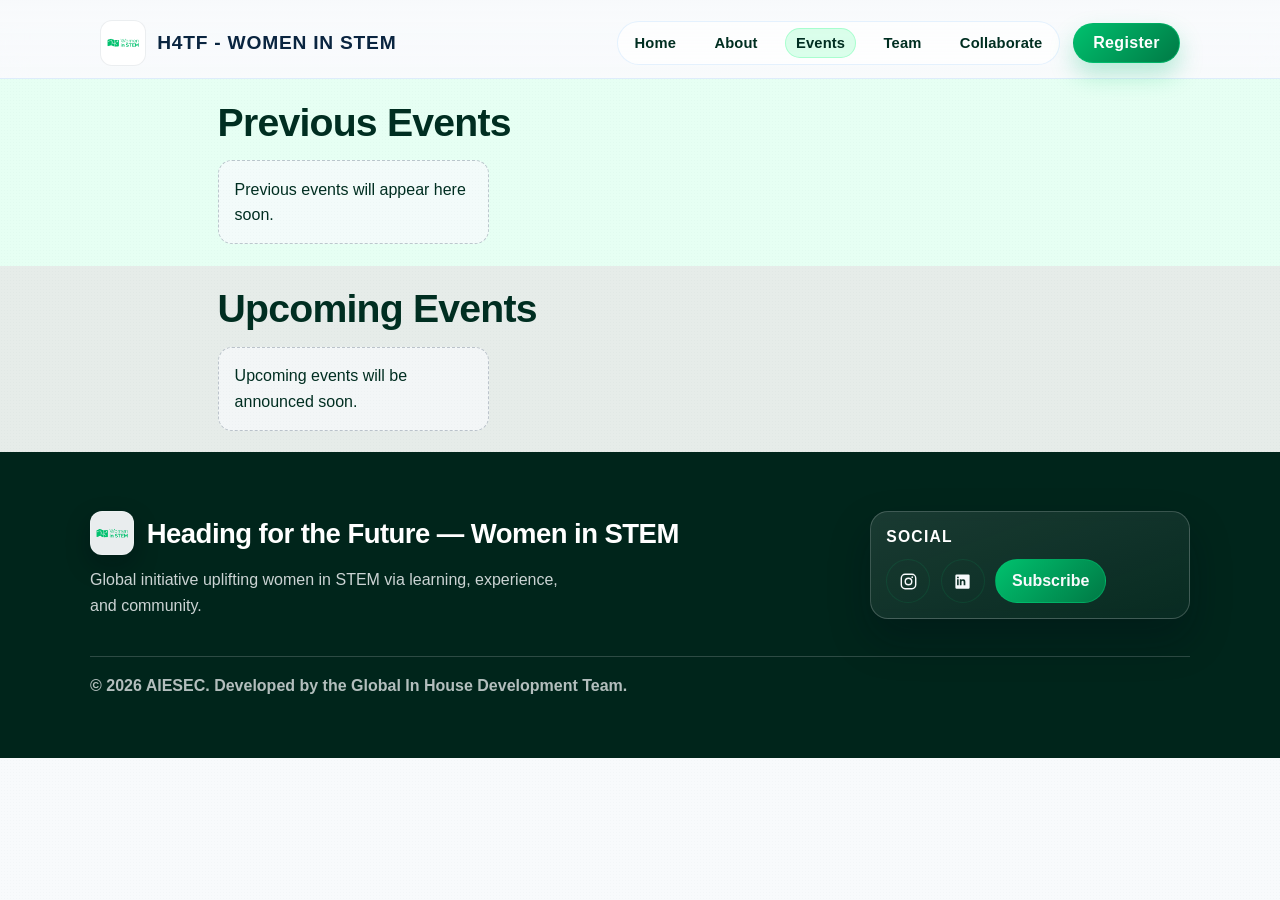
<file: events.html>
<!DOCTYPE html>
<html lang="en">
  <head>
    <meta charset="UTF-8" />
    <meta name="viewport" content="width=device-width, initial-scale=1.0" />
    <title>H4TF - WIS</title>    <link rel="icon" type="image/png" href="Images/logo.png" />    <link rel="stylesheet" href="styles.css?v=20260401-2" />
  </head>
  <body class="events-page">
    <div class="grain"></div>

    <nav class="site-nav" aria-label="Primary">
      <div class="nav-inner">
        <a class="nav-brand" href="index.html#home" aria-label="Go to home page">
          <img class="nav-logo" src="Images/logo.png" alt="H4TF Women in STEM logo" loading="lazy" />
          <span class="nav-title">H4TF - Women in STEM</span>
        </a>
        <button
          class="nav-toggle"
          type="button"
          aria-expanded="false"
          aria-controls="primary-menu"
          aria-label="Toggle navigation"
          data-nav-toggle
        >
          <span class="nav-toggle-line"></span>
          <span class="nav-toggle-line"></span>
          <span class="nav-toggle-line"></span>
        </button>
        <div class="nav-menu" id="primary-menu" data-nav-menu>
          <div class="nav-links" role="list">
            <a href="index.html#home">Home</a>
            <a href="about.html">About</a>
            <a href="events.html" aria-current="page">Events</a>
            <a href="team.html">Team</a>
            <a href="collaborate.html">Collaborate</a>
          </div>
          <a
            class="cta-button nav-register"
            href="https://form.typeform.com/to/kkuhy7ob"
            target="_blank"
            rel="noopener"
            >Register</a
          >
        </div>
      </div>
    </nav>

    <main class="events-main">
      <section class="events-section" aria-labelledby="previous-events-title">
        <div class="events-section-header">
          <h2 id="previous-events-title">Previous Events</h2>
        </div>
        <div class="events-grid previous-events-grid" id="previous-events-grid"></div>
      </section>

      <section class="events-section" aria-labelledby="upcoming-events-title">
        <div class="events-section-header">
          <h2 id="upcoming-events-title">Upcoming Events</h2>
        </div>
        <div class="events-grid upcoming-events-grid" id="upcoming-events-grid"></div>
      </section>
    </main>

    <footer class="site-footer" id="collaborate" aria-labelledby="footer-title">
      <div class="footer-inner">
        <div class="footer-brand">
          <div class="footer-brand-top">
            <img class="footer-brand-logo" src="Images/logo.png" alt="H4TF Women in STEM logo" loading="lazy" />
            <h2 id="footer-title">Heading for the Future — Women in STEM</h2>
          </div>
          <p class="footer-tagline">
            Global initiative uplifting women in STEM via learning, experience, and community.
          </p>
        </div>
        <div class="footer-grid">
          <div class="footer-column">
            <h3>Social</h3>
            <ul class="footer-links">
              <li>
                <a
                  class="footer-social-link"
                  href="https://www.instagram.com/aiesecglobal?utm_source=ig_web_button_share_sheet&igsh=ZDNlZDc0MzIxNw=="
                  target="_blank"
                  rel="noopener"
                  aria-label="Instagram"
                  title="Instagram"
                >
                  <span class="footer-social-icon" aria-hidden="true">
                    <svg viewBox="0 0 24 24" focusable="false">
                      <path d="M7.75 2h8.5A5.76 5.76 0 0 1 22 7.75v8.5A5.76 5.76 0 0 1 16.25 22h-8.5A5.76 5.76 0 0 1 2 16.25v-8.5A5.76 5.76 0 0 1 7.75 2Zm0 1.8A3.95 3.95 0 0 0 3.8 7.75v8.5a3.95 3.95 0 0 0 3.95 3.95h8.5a3.95 3.95 0 0 0 3.95-3.95v-8.5a3.95 3.95 0 0 0-3.95-3.95h-8.5Zm8.95 1.6a1.1 1.1 0 1 1 0 2.2 1.1 1.1 0 0 1 0-2.2ZM12 7a5 5 0 1 1 0 10 5 5 0 0 1 0-10Zm0 1.8a3.2 3.2 0 1 0 0 6.4 3.2 3.2 0 0 0 0-6.4Z" />
                    </svg>
                  </span>
                </a>
              </li>
              <li>
                <a
                  class="footer-social-link"
                  href="https://www.linkedin.com/company/aiesec/"
                  target="_blank"
                  rel="noopener"
                  aria-label="LinkedIn"
                  title="LinkedIn"
                >
                  <span class="footer-social-icon" aria-hidden="true">
                    <svg viewBox="0 0 24 24" focusable="false">
                      <path d="M4.5 3A1.5 1.5 0 0 0 3 4.5v15A1.5 1.5 0 0 0 4.5 21h15a1.5 1.5 0 0 0 1.5-1.5v-15A1.5 1.5 0 0 0 19.5 3h-15ZM7.2 9.2v7.6H5.1V9.2h2.1Zm.2-2.35a1.2 1.2 0 1 1-2.4 0 1.2 1.2 0 0 1 2.4 0Zm3.4 2.35v1.04h.03c.29-.55 1.02-1.13 2.1-1.13 2.25 0 2.67 1.48 2.67 3.4v4.27h-2.18V13.1c0-.88-.02-2.01-1.23-2.01-1.23 0-1.42.96-1.42 1.95v3.76H8.62V9.2h2.18Z" />
                    </svg>
                  </span>
                </a>
              </li>
              <li>
                <button class="footer-link-button footer-subscribe-button" type="button" data-newsletter-subscribe>
                  Subscribe
                </button>
              </li>
            </ul>
          </div>
        </div>
        <div class="footer-meta-row">
          <p class="footer-meta">© 2026 AIESEC. Developed by the Global In House Development Team.</p>
        </div>
      </div>
    </footer>

    <script src="app-config.js"></script>
    <script src="events.js"></script>
    <script src="newsletter.js?v=20260410-1"></script>
  </body>
</html>
</file>
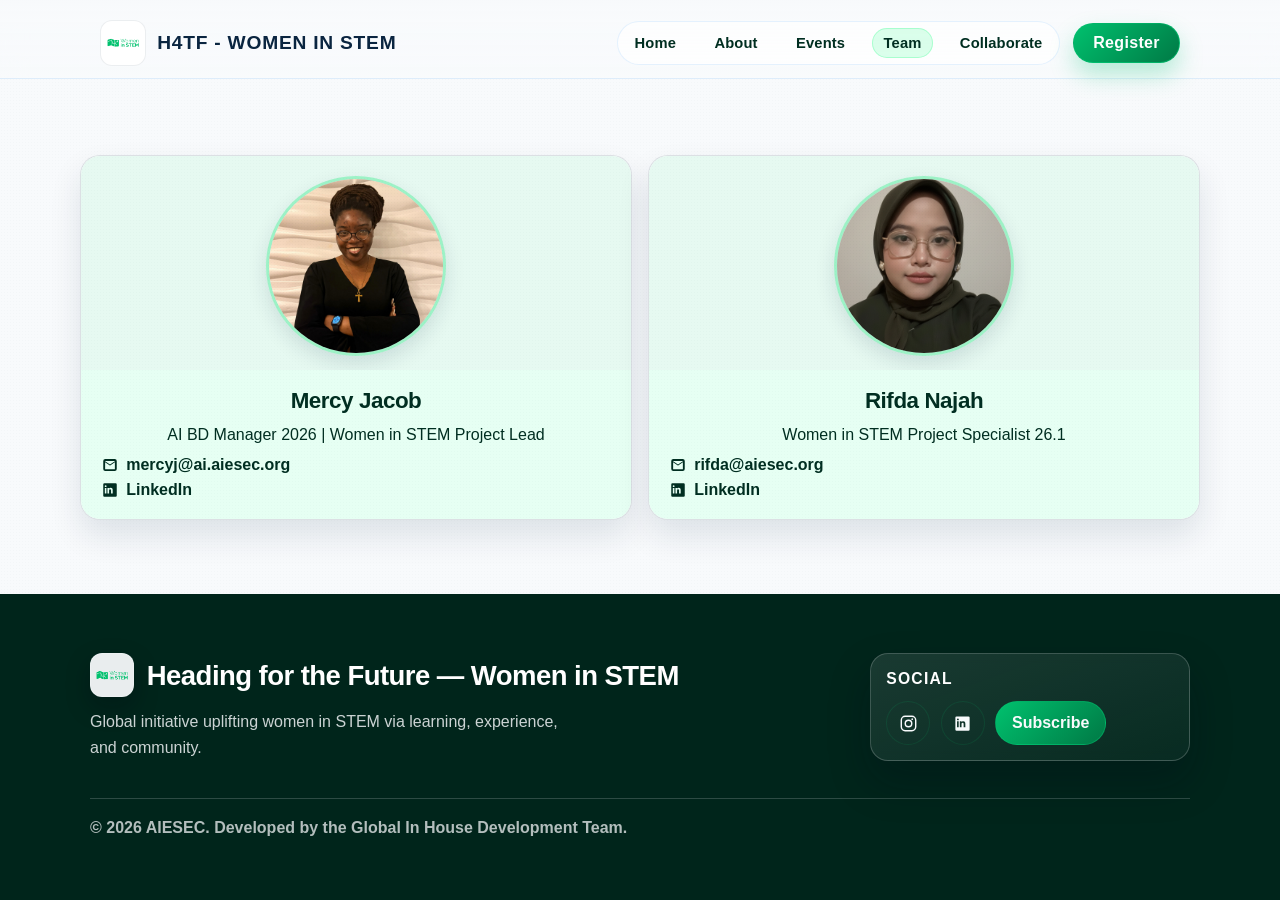
<file: team.html>
<!DOCTYPE html>
<html lang="en">
  <head>
    <meta charset="UTF-8" />
    <meta name="viewport" content="width=device-width, initial-scale=1.0" />
    <title>H4TF - WIS</title>
    <link rel="icon" type="image/png" href="Images/logo.png" />
    <link rel="stylesheet" href="styles.css?v=20260401-3" />
  </head>
  <body class="team-page">
    <div class="grain"></div>

    <nav class="site-nav" aria-label="Primary">
      <div class="nav-inner">
        <a class="nav-brand" href="index.html#home" aria-label="Go to home page">
          <img class="nav-logo" src="Images/logo.png" alt="H4TF Women in STEM logo" loading="lazy" />
          <span class="nav-title">H4TF - Women in STEM</span>
        </a>
        <button
          class="nav-toggle"
          type="button"
          aria-expanded="false"
          aria-controls="primary-menu"
          aria-label="Toggle navigation"
          data-nav-toggle
        >
          <span class="nav-toggle-line"></span>
          <span class="nav-toggle-line"></span>
          <span class="nav-toggle-line"></span>
        </button>
        <div class="nav-menu" id="primary-menu" data-nav-menu>
          <div class="nav-links" role="list">
            <a href="index.html#home">Home</a>
            <a href="about.html">About</a>
            <a href="events.html">Events</a>
            <a href="team.html" aria-current="page">Team</a>
            <a href="collaborate.html">Collaborate</a>
          </div>
          <a
            class="cta-button nav-register"
            href="https://form.typeform.com/to/kkuhy7ob"
            target="_blank"
            rel="noopener"
            >Register</a
          >
        </div>
      </div>
    </nav>

    <main class="team-main">

      <section class="team-grid" aria-label="Team members">
        <article class="team-card">
          <div class="team-header">
            <img
              class="team-photo"
              src="Images/Team/mercy.jpeg"
              alt="Mercy Jacob"
              loading="lazy"
            />
          </div>
          <div class="team-body">
            <h2>Mercy Jacob</h2>
            <p class="team-role">AI BD Manager 2026 | Women in STEM Project Lead</p>
            <div class="team-actions" aria-label="Mercy Jacob contact links">
              <a class="team-action" href="mailto:mercyj@ai.aiesec.org" aria-label="Email Mercy Jacob" title="mercyj@ai.aiesec.org">
                <svg viewBox="0 0 24 24" focusable="false" aria-hidden="true">
                  <path d="M3 6.75A2.75 2.75 0 0 1 5.75 4h12.5A2.75 2.75 0 0 1 21 6.75v10.5A2.75 2.75 0 0 1 18.25 20H5.75A2.75 2.75 0 0 1 3 17.25V6.75Zm2.03-.25L12 11.31l6.97-4.81H5.03Zm13.47 1.74-5.85 4.03a1.1 1.1 0 0 1-1.3 0L5.5 8.24v9.01c0 .14.11.25.25.25h12.5a.25.25 0 0 0 .25-.25V8.24Z" />
                </svg>
                <span>mercyj@ai.aiesec.org</span>
              </a>
              <a class="team-action" href="https://www.linkedin.com/in/mercy-mayowa-jacob/" target="_blank" rel="noopener" aria-label="LinkedIn profile of Mercy Jacob" title="LinkedIn">
                <svg viewBox="0 0 24 24" focusable="false" aria-hidden="true">
                  <path d="M4.5 3A1.5 1.5 0 0 0 3 4.5v15A1.5 1.5 0 0 0 4.5 21h15a1.5 1.5 0 0 0 1.5-1.5v-15A1.5 1.5 0 0 0 19.5 3h-15ZM7.2 9.2v7.6H5.1V9.2h2.1Zm.2-2.35a1.2 1.2 0 1 1-2.4 0 1.2 1.2 0 0 1 2.4 0Zm3.4 2.35v1.04h.03c.29-.55 1.02-1.13 2.1-1.13 2.25 0 2.67 1.48 2.67 3.4v4.27h-2.18V13.1c0-.88-.02-2.01-1.23-2.01-1.23 0-1.42.96-1.42 1.95v3.76H8.62V9.2h2.18Z" />
                </svg>
                <span>LinkedIn</span>
              </a>
            </div>
          </div>
        </article>

        <article class="team-card">
          <div class="team-header">
            <img
              class="team-photo"
              src="Images/Team/rifda.png"
              alt="Rifda Najah"
              loading="lazy"
            />
          </div>
          <div class="team-body">
            <h2>Rifda Najah</h2>
            <p class="team-role">Women in STEM Project Specialist 26.1</p>
            <div class="team-actions" aria-label="Rifda Najah contact links">
              <a class="team-action" href="mailto:rifda@aiesec.org" aria-label="Email Rifda Najah" title="rifda@aiesec.org">
                <svg viewBox="0 0 24 24" focusable="false" aria-hidden="true">
                  <path d="M3 6.75A2.75 2.75 0 0 1 5.75 4h12.5A2.75 2.75 0 0 1 21 6.75v10.5A2.75 2.75 0 0 1 18.25 20H5.75A2.75 2.75 0 0 1 3 17.25V6.75Zm2.03-.25L12 11.31l6.97-4.81H5.03Zm13.47 1.74-5.85 4.03a1.1 1.1 0 0 1-1.3 0L5.5 8.24v9.01c0 .14.11.25.25.25h12.5a.25.25 0 0 0 .25-.25V8.24Z" />
                </svg>
                <span>rifda@aiesec.org</span>
              </a>
              <a class="team-action" href="https://www.linkedin.com/in/rifda-najah-widad/" target="_blank" rel="noopener" aria-label="LinkedIn profile of Rifda Najah" title="LinkedIn">
                <svg viewBox="0 0 24 24" focusable="false" aria-hidden="true">
                  <path d="M4.5 3A1.5 1.5 0 0 0 3 4.5v15A1.5 1.5 0 0 0 4.5 21h15a1.5 1.5 0 0 0 1.5-1.5v-15A1.5 1.5 0 0 0 19.5 3h-15ZM7.2 9.2v7.6H5.1V9.2h2.1Zm.2-2.35a1.2 1.2 0 1 1-2.4 0 1.2 1.2 0 0 1 2.4 0Zm3.4 2.35v1.04h.03c.29-.55 1.02-1.13 2.1-1.13 2.25 0 2.67 1.48 2.67 3.4v4.27h-2.18V13.1c0-.88-.02-2.01-1.23-2.01-1.23 0-1.42.96-1.42 1.95v3.76H8.62V9.2h2.18Z" />
                </svg>
                <span>LinkedIn</span>
              </a>
            </div>
          </div>
        </article>
      </section>
    </main>

    <footer class="site-footer" id="collaborate" aria-labelledby="footer-title">
      <div class="footer-inner">
        <div class="footer-brand">
          <div class="footer-brand-top">
            <img class="footer-brand-logo" src="Images/logo.png" alt="H4TF Women in STEM logo" loading="lazy" />
            <h2 id="footer-title">Heading for the Future — Women in STEM</h2>
          </div>
          <p class="footer-tagline">
            Global initiative uplifting women in STEM via learning, experience, and community.
          </p>
        </div>
        <div class="footer-grid">
          <div class="footer-column">
            <h3>Social</h3>
            <ul class="footer-links">
              <li>
                <a
                  class="footer-social-link"
                  href="https://www.instagram.com/aiesecglobal?utm_source=ig_web_button_share_sheet&igsh=ZDNlZDc0MzIxNw=="
                  target="_blank"
                  rel="noopener"
                  aria-label="Instagram"
                  title="Instagram"
                >
                  <span class="footer-social-icon" aria-hidden="true">
                    <svg viewBox="0 0 24 24" focusable="false">
                      <path d="M7.75 2h8.5A5.76 5.76 0 0 1 22 7.75v8.5A5.76 5.76 0 0 1 16.25 22h-8.5A5.76 5.76 0 0 1 2 16.25v-8.5A5.76 5.76 0 0 1 7.75 2Zm0 1.8A3.95 3.95 0 0 0 3.8 7.75v8.5a3.95 3.95 0 0 0 3.95 3.95h8.5a3.95 3.95 0 0 0 3.95-3.95v-8.5a3.95 3.95 0 0 0-3.95-3.95h-8.5Zm8.95 1.6a1.1 1.1 0 1 1 0 2.2 1.1 1.1 0 0 1 0-2.2ZM12 7a5 5 0 1 1 0 10 5 5 0 0 1 0-10Zm0 1.8a3.2 3.2 0 1 0 0 6.4 3.2 3.2 0 0 0 0-6.4Z" />
                    </svg>
                  </span>
                </a>
              </li>
              <li>
                <a
                  class="footer-social-link"
                  href="https://www.linkedin.com/company/aiesec/"
                  target="_blank"
                  rel="noopener"
                  aria-label="LinkedIn"
                  title="LinkedIn"
                >
                  <span class="footer-social-icon" aria-hidden="true">
                    <svg viewBox="0 0 24 24" focusable="false">
                      <path d="M4.5 3A1.5 1.5 0 0 0 3 4.5v15A1.5 1.5 0 0 0 4.5 21h15a1.5 1.5 0 0 0 1.5-1.5v-15A1.5 1.5 0 0 0 19.5 3h-15ZM7.2 9.2v7.6H5.1V9.2h2.1Zm.2-2.35a1.2 1.2 0 1 1-2.4 0 1.2 1.2 0 0 1 2.4 0Zm3.4 2.35v1.04h.03c.29-.55 1.02-1.13 2.1-1.13 2.25 0 2.67 1.48 2.67 3.4v4.27h-2.18V13.1c0-.88-.02-2.01-1.23-2.01-1.23 0-1.42.96-1.42 1.95v3.76H8.62V9.2h2.18Z" />
                    </svg>
                  </span>
                </a>
              </li>
              <li>
                <button class="footer-link-button footer-subscribe-button" type="button" data-newsletter-subscribe>
                  Subscribe
                </button>
              </li>
            </ul>
          </div>
        </div>
        <div class="footer-meta-row">
          <p class="footer-meta">© 2026 AIESEC. Developed by the Global In House Development Team.</p>
        </div>
      </div>
    </footer>

    <script>
      const teamSiteNav = document.querySelector(".site-nav");
      const teamNavToggle = document.querySelector("[data-nav-toggle]");
      const teamNavMenu = document.querySelector("[data-nav-menu]");

      if (teamSiteNav && teamNavToggle && teamNavMenu) {
        const closeMenu = () => {
          teamSiteNav.classList.remove("is-open");
          teamNavToggle.setAttribute("aria-expanded", "false");
        };

        teamNavToggle.addEventListener("click", () => {
          const isOpen = teamSiteNav.classList.contains("is-open");
          if (isOpen) {
            closeMenu();
            return;
          }
          teamSiteNav.classList.add("is-open");
          teamNavToggle.setAttribute("aria-expanded", "true");
        });

        for (const link of teamNavMenu.querySelectorAll("a")) {
          link.addEventListener("click", closeMenu);
        }

        window.addEventListener("keydown", (event) => {
          if (event.key === "Escape") {
            closeMenu();
          }
        });
      }
    </script>
    <script src="app-config.js"></script>
    <script src="newsletter.js?v=20260410-1"></script>
  </body>
</html>
</file>
<file: styles.css>
:root {
  color-scheme: light;
  --bg-deep: #0A2540;
  --bg-soft: #F8FAFC;
  --ink: #3A3A3A;
  --accent: #00C06F;
  --card: #FFFFFF;
  --shadow: rgba(10, 37, 64, 0.14);
  --radius: 22px;
  --transition: 0.25s ease;
  --nav-height-desktop: 92px;
  --nav-height-mobile: 168px;


  --primary-400: #4DFF9B;
  --primary-500: #00C16E;
  --primary-700: #007945;

  /* --wis-300: #5ECD8C; */

  /* --mint-50:  #F7FDFB; */
  --mint-50: #E6FFF3;
  --mint-100: #E6F9F1;
  --mint-200: #D1F1E3;
  --mint-300: #BDE9D5;
  --mint-400: #A4E1C6;
  --mint-500: #89D4B0;

  --forest-100: #E6ECE9;
  --forest-700: #002E21;
  --forest-800: #00251B;
}

* {
  box-sizing: border-box;
}

main,
.hero-stage {
  flex: 1;
}

body {
  margin: 0;
  font-family: "Avenir Next", "Segoe UI", "Helvetica Neue", sans-serif;
  color: var(--ink);
  background: #F8FAFC;
  min-height: 100vh;
  position: relative;
  overflow-x: hidden;
  display: flex;
  flex-direction: column;
}

html,
body {
  background-color: #F8FAFC;
  scroll-behavior: smooth;
  -webkit-user-select: none;
  -moz-user-select: none;
  -ms-user-select: none;
  user-select: none;
}

input,
textarea,
select,
button {
  -webkit-user-select: text;
  -moz-user-select: text;
  -ms-user-select: text;
  user-select: text;
}

.site-nav {
  position: sticky;
  top: 0;
  z-index: 10;
  padding: 1.25rem 6vw 0.75rem;
  background: linear-gradient(180deg, rgba(248, 250, 252, 0.98) 0%, rgba(248, 250, 252, 0.7) 100%);
  backdrop-filter: blur(12px);
  border-bottom: 1px solid rgba(3, 126, 243, 0.1);
}

.nav-inner {
  width: min(1080px, 92vw);
  margin: 0 auto;
  display: flex;
  align-items: center;
  justify-content: space-between;
  gap: 1.25rem;
}

.nav-brand {
  display: inline-flex;
  align-items: center;
  gap: 0.7rem;
  text-decoration: none;
}

.nav-logo {
  width: 46px;
  height: 46px;
  border-radius: 12px;
  object-fit: contain;
  background: #FFFFFF;
  padding: 0.25rem;
  border: 1px solid rgba(10, 37, 64, 0.08);
}

.nav-title {
  font-size: clamp(1rem, 2vw, 1.2rem);
  font-weight: 700;
  letter-spacing: 0.04em;
  text-transform: uppercase;
  color: #0A2540;
}

.nav-links {
  display: inline-flex;
  align-items: center;
  justify-content: center;
  gap: clamp(0.4rem, 1.4vw, 1rem);
  padding: 0.35rem;
  border-radius: 999px;
  border: 1px solid rgba(3, 126, 243, 0.1);
  background: rgba(255, 255, 255, 0.7);
}

.nav-links a {
  color: var(--forest-700);
  text-decoration: none;
  font-weight: 600;
  font-size: 0.92rem;
  letter-spacing: 0.01em;
  padding: 0.45rem 0.7rem;
  border-radius: 999px;
  transition: color var(--transition), background var(--transition);
}

.nav-links a:hover {
  color: var(--forest-700);
  background: rgba(77, 255, 155, 0.12);
}

.nav-links a[aria-current="page"] {
  color: var(--forest-700);
  background: rgba(77, 255, 155, 0.2);
  box-shadow: inset 0 0 0 1px rgba(77, 255, 155, 0.35);
}

.nav-menu {
  display: inline-flex;
  align-items: center;
  gap: 0.8rem;
}

.nav-toggle {
  display: none;
  width: 44px;
  height: 44px;
  border-radius: 12px;
  border: 1px solid rgba(10, 37, 64, 0.18);
  background: rgba(255, 255, 255, 0.88);
  cursor: pointer;
  align-items: center;
  justify-content: center;
  flex-direction: column;
  gap: 0.26rem;
  padding: 0;
}

.nav-toggle-line {
  width: 18px;
  height: 2px;
  border-radius: 999px;
  background: var(--bg-deep);
  transition: transform var(--transition), opacity var(--transition);
}

.site-nav.is-open .nav-toggle-line:nth-child(1) {
  transform: translateY(6px) rotate(45deg);
}

.site-nav.is-open .nav-toggle-line:nth-child(2) {
  opacity: 0;
}

.site-nav.is-open .nav-toggle-line:nth-child(3) {
  transform: translateY(-6px) rotate(-45deg);
}

.nav-register {
  white-space: nowrap;
  background: linear-gradient(135deg, var(--primary-500), var(--primary-700));
  border-color: rgba(0, 193, 110, 0.75);
  box-shadow: 0 12px 24px rgba(0, 97, 52, 0.25);
}

.nav-register:hover {
  background: linear-gradient(135deg, var(--primary-500), var(--primary-700));
  box-shadow: 0 16px 30px rgba(0, 97, 52, 0.32);
}

.cta-button {
  display: inline-flex;
  align-items: center;
  justify-content: center;
  padding: 0.6rem 1.2rem;
  border-radius: 999px;
  background: linear-gradient(135deg, var(--primary-500), var(--primary-700));
  color: #FFFFFF;
  text-decoration: none;
  font-weight: 700;
  letter-spacing: 0.02em;
  border: 1px solid rgba(0, 192, 111, 0.65);
  box-shadow: 0 12px 24px rgba(0, 192, 111, 0.28);
  transition: transform var(--transition), box-shadow var(--transition), background var(--transition);
}

.cta-button:hover {
  transform: translateY(-1px);
  background: #00C06F;
  box-shadow: 0 16px 30px rgba(0, 192, 111, 0.34);
}

a {
  color: #037EF3;
}

h1,
h2,
h3 {
  font-family: "Avenir Next", "Segoe UI", "Helvetica Neue", sans-serif;
  letter-spacing: -0.02em;
  margin: 0 0 0.5rem;
  color: #0A2540;
}

p {
  margin: 0;
  line-height: 1.6;
}

.grain {
  position: fixed;
  inset: 0;
  background-image: radial-gradient(rgba(10, 37, 64, 0.08) 1px, transparent 1px);
  background-size: 3px 3px;
  opacity: 0.25;
  pointer-events: none;
}

.hero-stage {
  min-height: calc(100vh - var(--nav-height-desktop));
  min-height: calc(100svh - var(--nav-height-desktop));
  display: flex;
  align-items: stretch;
  justify-content: center;
  padding: 0;
}

.hero-visual {
  border-radius: 0;
  background: #F1F5F9;
  box-shadow: none;
  overflow: hidden;
  width: 100vw;
  min-height: 460px;
  height: clamp(460px, calc(100vh - var(--nav-height-desktop)), 860px);
  height: clamp(460px, calc(100svh - var(--nav-height-desktop)), 860px);
  border: none;
  position: relative;
}

.hero-visual picture,
.hero-visual img {
  display: block;
  width: 100%;
  height: 100%;
}

.hero-visual picture {
  position: absolute;
  inset: 0;
  z-index: 1;
}

.hero-visual img {
  position: absolute;
  inset: 0;
  z-index: 1;
}

.hero-visual img {
  object-fit: cover;
  object-position: center 32%;
}

.hero-overlay {
  position: absolute;
  inset: 0;
  z-index: 3;
  display: block;
  padding: clamp(1.75rem, 5vw, 4rem);
  padding-top: clamp(2.8rem, 7vh, 5.5rem);
  padding-bottom: clamp(1.5rem, 5vh, 3.2rem);
  color: #F8FAFC;
}

.hero-overlay::before {
  content: "";
  position: absolute;
  inset: 0;
  z-index: 0;
  background: linear-gradient(160deg, rgba(10, 37, 64, 0.55) 0%, rgba(10, 37, 64, 0.8) 70%, rgba(10, 37, 64, 0.92) 100%);
}

.hero-overlay > * {
  position: relative;
  z-index: 1;
}

.hero-content {
  position: absolute;
  left: clamp(1.75rem, 6vw, 5rem);
  margin-left: clamp(0.5rem, 1.6vw, 1.25rem);
  bottom: clamp(1.4rem, 5vh, 4rem);
  display: flex;
  flex-direction: column;
  gap: 0.9rem;
  max-width: min(650px, 82vw);
}

.hero-overlay h1 {
  color: #F8FAFC;
  font-size: clamp(2.2rem, 5.2vw, 4.4rem);
  line-height: 1.05;
  max-width: 26ch;
}

.hero-highlight {
  color: var(--primary-400);
}

.hero-eyebrow {
  text-transform: uppercase;
  letter-spacing: 0.22em;
  font-size: 0.8rem;
  color: rgba(248, 250, 252, 0.95);
}

.hero-subhead {
  max-width: 48ch;
  color: rgba(248, 250, 252, 0.9);
  font-size: clamp(1rem, 1.9vw, 1.5rem);
}

.hero-actions {
  margin-top: 0.6rem;
  display: flex;
  align-items: center;
  gap: 0.75rem;
  flex-wrap: wrap;
}

.hero-actions .cta-button {
  padding: 0.78rem 1.3rem;
  background: linear-gradient(135deg, var(--primary-500), var(--primary-700));
  border-color: rgba(0, 193, 110, 0.75);
  box-shadow: 0 12px 24px rgba(0, 97, 52, 0.25);
}

.hero-actions .cta-button:hover {
  background: linear-gradient(135deg, var(--primary-500), var(--primary-700));
  box-shadow: 0 16px 30px rgba(0, 97, 52, 0.32);
}

.hero-secondary {
  display: inline-flex;
  align-items: center;
  justify-content: center;
  min-height: 46px;
  padding: 0.74rem 1.2rem;
  border-radius: 999px;
  color: #FFFFFF;
  text-decoration: none;
  font-weight: 700;
  border: 1px solid rgba(255, 255, 255, 0.28);
  background: rgba(255, 255, 255, 0.2);
  backdrop-filter: blur(10px);
  -webkit-backdrop-filter: blur(10px);
  transition: transform var(--transition), background var(--transition), border-color var(--transition), box-shadow var(--transition);
}

.hero-secondary:hover {
  transform: translateY(-1px);
  background: rgba(255, 255, 255, 0.28);
  border-color: rgba(255, 255, 255, 0.38);
  box-shadow: 0 10px 22px rgba(10, 37, 64, 0.14);
}

.hero-eyebrow {
  display: inline-flex;
  align-items: center;
  align-self: flex-start;
  width: fit-content;
  padding: 0.45rem 0.9rem;
  border-radius: 999px;
  border: 1px solid rgba(77, 255, 155, 0.35);
  background: rgba(77, 255, 155, 0.2);
  color: var(--primary-400);
}

.impact-section {
  padding: clamp(2.8rem, 7vw, 4.5rem) 6vw clamp(2.4rem, 6vw, 3.4rem);
  background: var(--mint-50);
}

.impact-header {
  margin-bottom: 1.3rem;
}

.impact-header .partners-eyebrow {
  color: var(--forest-700);
  background: rgba(77, 255, 155, 0.2);
  border-color: rgba(77, 255, 155, 0.35);
}

.impact-header h3,
.impact-header h2 {
  margin-top: 1rem;
}

.impact-grid {
  width: min(1100px, 92vw);
  margin: 0 auto;
  display: grid;
  gap: 1.2rem;
  grid-template-columns: repeat(3, minmax(0, 1fr));
}

.impact-card {
  border-radius: 20px;
  background: linear-gradient(145deg, rgba(255, 255, 255, 0.94), rgba(248, 255, 251, 0.95));
  border: 1px solid rgba(10, 37, 64, 0.1);
  box-shadow: 0 14px 30px rgba(10, 37, 64, 0.1);
  padding: 1.4rem 1.2rem;
  text-align: center;
  transition: transform var(--transition), box-shadow var(--transition), border-color var(--transition);
}

.impact-card:hover {
  transform: translateY(-4px);
  border-color: rgba(77, 255, 155, 0.2);
  box-shadow: 0 20px 36px rgba(10, 37, 64, 0.15), 0 0 0 2px rgba(77, 255, 155, 0.2);
}

.impact-value {
  font-size: clamp(2rem, 4.5vw, 3rem);
  line-height: 1.05;
  font-weight: 800;
  letter-spacing: -0.03em;
  color: var(--bg-deep);
  transition: color 0.3s ease, transform 0.3s ease;
}

.impact-value.is-counting {
  color: #00C06F;
  transform: translateY(-1px);
}

.impact-label {
  margin-top: 0.38rem;
  font-size: 1rem;
  color: rgba(10, 37, 64, 0.82);
  font-weight: 600;
}

.featured-events-section {
  padding: clamp(2.2rem, 6vw, 3.4rem) 6vw clamp(2.8rem, 7vw, 4.4rem);
  background: var(--forest-100);
}

.impact-section,
.featured-events-section,
.testimonials-section,
.partners-section {
  color: var(--forest-700);
}

.impact-section :is(h1, h2, h3, p, li, span, small, a:not(.cta-button)),
.featured-events-section :is(h1, h2, h3, p, li, span, small, a:not(.cta-button)),
.testimonials-section :is(h1, h2, h3, p, li, span, small, a:not(.cta-button)),
.partners-section :is(h1, h2, h3, p, li, span, small, a:not(.cta-button)) {
  color: var(--forest-700);
}

.featured-events-header {
  margin-bottom: 1.5rem;
}

.featured-events-header .partners-eyebrow {
  color: var(--forest-700);
  background: rgba(77, 255, 155, 0.2);
  border-color: rgba(77, 255, 155, 0.35);
}

.testimonials-section .partners-eyebrow,
.partners-header .partners-eyebrow {
  color: var(--forest-700);
  background: rgba(77, 255, 155, 0.2);
  border-color: rgba(77, 255, 155, 0.35);
}

.featured-events-grid {
  width: min(1220px, 94vw);
  margin: 0 auto;
  display: grid;
  grid-template-columns: repeat(2, minmax(0, 1fr));
  gap: 1.6rem;
}

.featured-event-card {
  border-radius: 22px;
  overflow: hidden;
  background: #ffffff;
  border: 1px solid rgba(10, 37, 64, 0.12);
  box-shadow: 0 16px 32px rgba(10, 37, 64, 0.12);
  min-height: 460px;
  display: flex;
  flex-direction: column;
  transition: transform var(--transition), box-shadow var(--transition), border-color var(--transition);
}

.featured-event-card:hover {
  transform: translateY(-4px);
  border-color: rgba(77, 255, 155, 0.2);
  box-shadow: 0 22px 40px rgba(10, 37, 64, 0.18), 0 0 0 2px rgba(77, 255, 155, 0.2);
}

.featured-event-image {
  width: 100%;
  aspect-ratio: 16 / 10;
  display: block;
  object-fit: cover;
  background: rgba(10, 37, 64, 0.08);
}

.featured-event-body {
  padding: 1.4rem 1.3rem 1.45rem;
  display: grid;
  gap: 0.55rem;
  flex: 1;
  background: var(--mint-300);
}

.featured-event-title {
  margin: 0;
  font-size: clamp(1.3rem, 2.2vw, 1.8rem);
  color: var(--bg-deep);
  line-height: 1.2;
}

.featured-event-subtext {
  color: rgba(10, 37, 64, 0.86);
  font-size: 1.04rem;
}

.featured-events-actions {
  width: min(1100px, 92vw);
  margin: 1.25rem auto 0;
  display: flex;
  justify-content: center;
}

.featured-events-actions .cta-button {
  min-width: 190px;
  background: linear-gradient(135deg, var(--primary-500), var(--primary-700));
  border-color: rgba(0, 193, 110, 0.75);
  box-shadow: 0 12px 24px rgba(0, 97, 52, 0.25);
}

.featured-events-actions .cta-button:hover {
  background: linear-gradient(135deg, var(--primary-500), var(--primary-700));
  box-shadow: 0 16px 30px rgba(0, 97, 52, 0.32);
}

.section-anchor {
  position: relative;
  top: -92px;
  visibility: hidden;
}

.registration-section {
  padding: clamp(3rem, 8vw, 5.5rem) 6vw clamp(4rem, 10vw, 6.5rem);
  background: var(--mint-50);
}

.partners-section {
  padding: clamp(2.8rem, 7vw, 4.2rem) 6vw clamp(3rem, 8vw, 4.8rem);
  background: var(--forest-100);
  border-top: 1px solid rgba(10, 37, 64, 0.12);
  border-bottom: 1px solid rgba(10, 37, 64, 0.12);
}

.partners-header {
  margin-bottom: 1.35rem;
}

.partners-eyebrow {
  display: inline-flex;
  align-items: center;
  padding: 0.4rem 0.85rem;
  border-radius: 999px;
  border: 1px solid rgba(3, 126, 243, 0.6);
  background: rgba(3, 126, 243, 0.16);
  color: rgba(10, 37, 64, 0.86);
  font-size: 0.78rem;
  font-weight: 700;
  letter-spacing: 0.12em;
  text-transform: uppercase;
}

.partners-header h2 {
  margin-top: 0.85rem;
  color: var(--bg-deep);
  font-size: clamp(1.9rem, 3.5vw, 2.8rem);
}

.partners-grid {
  width: min(1100px, 92vw);
  margin: 0 auto;
  display: block;
  overflow: hidden;
  border-radius: 18px;
  padding: 0.5rem 0;
  mask-image: linear-gradient(to right, transparent 0, #000 8%, #000 92%, transparent 100%);
}

.partners-marquee-track {
  display: flex;
  align-items: center;
  gap: 1rem;
  width: max-content;
  animation: partners-marquee-scroll 28s linear infinite;
}

.partners-grid:hover .partners-marquee-track {
  animation-play-state: paused;
}

.partner-marquee-item {
  flex: 0 0 auto;
  width: clamp(132px, 16vw, 196px);
  height: 92px;
  display: flex;
  align-items: center;
  justify-content: center;
  background: #ffffff;
  border: 1px solid rgba(10, 37, 64, 0.1);
  border-radius: 14px;
  padding: 0.75rem;
  box-shadow: 0 10px 20px rgba(10, 37, 64, 0.08);
  text-decoration: none;
  transition: transform var(--transition), box-shadow var(--transition), border-color var(--transition);
}

.partner-marquee-item:hover {
  transform: translateY(-2px);
  border-color: rgba(77, 255, 155, 0.2);
  box-shadow: 0 14px 28px rgba(10, 37, 64, 0.12), 0 0 0 2px rgba(77, 255, 155, 0.2);
}

.partner-marquee-logo {
  width: 100%;
  height: 100%;
  object-fit: contain;
}

@keyframes partners-marquee-scroll {
  from {
    transform: translateX(0);
  }
  to {
    transform: translateX(-50%);
  }
}

.registration-header {
  width: min(1100px, 92vw);
  margin: 0 auto 2rem;
}

.registration-header h2 {
  font-size: clamp(1.8rem, 3vw, 2.6rem);
  margin-bottom: 0.6rem;
}

.registration-header p {
  color: rgba(58, 58, 58, 0.85);
  font-size: clamp(1rem, 1.4vw, 1.2rem);
}

.registration-grid {
  width: min(1100px, 92vw);
  margin: 0 auto;
  display: grid;
  grid-template-columns: repeat(3, minmax(0, 1fr));
  gap: 1.5rem;
}

#country-grid-all {
  grid-template-columns: repeat(3, minmax(0, 1fr));
}

.registration-more {
  width: min(1100px, 92vw);
  margin: 1.5rem auto 0;
  padding: 0;
  display: grid;
  justify-items: stretch;
}

.registration-more[open] {
  padding: 0;
}

.registration-more summary {
  cursor: pointer;
  list-style: none;
  display: inline-flex;
  align-items: center;
  justify-content: center;
  gap: 0.4rem;
  padding: 0.25rem 0.2rem;
  border-radius: 8px;
  border: none;
  background: transparent;
  color: rgba(10, 37, 64, 0.8);
  font-weight: 600;
  letter-spacing: 0.01em;
  line-height: 1;
  transition: color var(--transition), transform var(--transition);
}

.registration-more summary::after {
  content: "\25BE";
  font-size: 0.9rem;
  transition: transform var(--transition);
}

.registration-more summary:hover {
  color: var(--accent);
  transform: translateY(-1px);
}

.registration-more summary::-webkit-details-marker {
  display: none;
}

.registration-more[open] summary {
  color: var(--accent);
}

.registration-more[open] summary::after {
  transform: rotate(180deg);
}

.registration-more .registration-grid {
  width: 100%;
  max-width: none;
  margin: 1rem 0 0;
}

#country-grid-all {
  width: 100%;
  max-width: none;
}

.registration-card {
  background: var(--card);
  border-radius: 18px;
  padding: 1.5rem;
  border: 1px solid rgba(10, 37, 64, 0.12);
  box-shadow: 0 14px 28px rgba(10, 37, 64, 0.08);
  cursor: pointer;
  outline: 0 solid rgba(77, 255, 155, 0);
  outline-offset: 4px;
  transition: transform var(--transition), box-shadow var(--transition), border-color var(--transition), outline-color var(--transition);
}

.registration-card-header {
  display: flex;
  align-items: center;
  justify-content: space-between;
  gap: 0.75rem;
  margin-bottom: 0.45rem;
  flex-wrap: wrap;
}

.registration-card-header .cta-button {
  padding: 0.35rem 0.85rem;
  font-size: 0.85rem;
  box-shadow: none;
}

.registration-card:hover {
  transform: translateY(-4px);
  border-color: rgba(77, 255, 155, 0.2);
  outline-color: rgba(77, 255, 155, 0.2);
  box-shadow: 0 20px 40px rgba(10, 37, 64, 0.18), 0 0 0 2px rgba(77, 255, 155, 0.2);
}

.registration-card h3 {
  font-size: 1.2rem;
  margin-bottom: 0.45rem;
  color: var(--bg-deep);
}

.registration-card p {
  color: rgba(58, 58, 58, 0.8);
}

.country-pics-section {
  padding: 0 6vw clamp(4rem, 10vw, 6.5rem);
  background: var(--mint-50);
}

.country-pics-grid {
  width: min(1100px, 92vw);
  margin: 0 auto;
  display: grid;
  grid-template-columns: repeat(3, minmax(0, 1fr));
  gap: 1.5rem;
}

.country-pic-card {
  border-radius: 18px;
  overflow: hidden;
  border: 1px solid rgba(10, 37, 64, 0.12);
  box-shadow: 0 14px 28px rgba(10, 37, 64, 0.08);
  background: var(--card);
  transition: transform var(--transition), box-shadow var(--transition), border-color var(--transition);
}

.country-pic-card:hover {
  transform: translateY(-4px);
  border-color: rgba(77, 255, 155, 0.2);
  box-shadow: 0 18px 36px rgba(10, 37, 64, 0.12), 0 0 0 2px rgba(77, 255, 155, 0.2);
}

.country-pic-card img {
  display: block;
  width: 100%;
  height: 100%;
  object-fit: cover;
  aspect-ratio: 4 / 3;
}

.testimonials-section {
  padding: 0 6vw clamp(4rem, 10vw, 6.5rem);
  background: var(--mint-50);
}

.testimonials-section .registration-header {
  padding-top: 1.8rem;
}

.site-footer {
  padding: clamp(2.4rem, 6vw, 3.7rem) 6vw;
  background: var(--forest-800);
  color: #F8FAFC;
  position: relative;
  overflow: hidden;
}

.footer-inner {
  width: min(1100px, 92vw);
  margin: 0 auto;
  display: grid;
  grid-template-columns: minmax(0, 1.35fr) minmax(260px, 0.65fr);
  gap: clamp(1.1rem, 3vw, 2rem);
  align-items: start;
  position: relative;
  z-index: 1;
}

.footer-brand {
  display: grid;
  gap: 0.75rem;
}

.footer-brand-top {
  display: flex;
  align-items: center;
  gap: 0.8rem;
}

.footer-brand-logo {
  width: 44px;
  height: 44px;
  object-fit: contain;
  border-radius: 12px;
  background: rgba(248, 250, 252, 0.94);
  border: 1px solid rgba(248, 250, 252, 0.28);
  padding: 0.2rem;
  box-shadow: 0 10px 24px rgba(2, 8, 16, 0.28);
}

.footer-brand h2 {
  font-size: clamp(1.35rem, 2.15vw, 1.86rem);
  margin: 0;
  color: #ffffff;
  max-width: none;
  white-space: normal;
  line-height: 1.15;
}

.footer-tagline {
  color: rgba(248, 250, 252, 0.82);
  max-width: 54ch;
  font-size: 1rem;
}

.footer-meta {
  font-weight: 600;
  color: rgba(248, 250, 252, 0.72);
  margin: 0;
}

.footer-meta-row {
  grid-column: 1 / -1;
  display: flex;
  align-items: center;
  justify-content: space-between;
  gap: 0.9rem;
  flex-wrap: wrap;
  margin-top: 0.3rem;
  padding-top: 1rem;
  border-top: 1px solid rgba(248, 250, 252, 0.18);
}

.footer-dev {
  color: rgba(248, 250, 252, 0.72);
  font-size: 0.92rem;
  margin: 0;
}

.footer-grid {
  justify-self: end;
  width: 100%;
  max-width: 320px;
}

.footer-column {
  min-width: 0;
  padding: 0.95rem;
  border-radius: 18px;
  border: 1px solid rgba(248, 250, 252, 0.2);
  background: linear-gradient(160deg, rgba(248, 250, 252, 0.1) 0%, rgba(248, 250, 252, 0.03) 100%);
  backdrop-filter: blur(5px);
  box-shadow: 0 20px 40px rgba(3, 12, 22, 0.28);
}

.footer-column h3 {
  margin: 0 0 0.85rem;
  font-size: 0.98rem;
  color: #ffffff;
  letter-spacing: 0.08em;
  text-transform: uppercase;
}

.footer-links {
  list-style: none;
  margin: 0;
  padding: 0;
  display: flex;
  align-items: center;
  flex-wrap: wrap;
  gap: 0.65rem;
}

.footer-links li {
  display: inline-flex;
}

.footer-links a,
.footer-link-button,
.footer-contact a {
  color: #F8FAFC;
  font: inherit;
  background: transparent;
  border: 0;
  padding: 0;
  cursor: pointer;
  text-align: left;
  text-decoration: none;
  font-weight: 600;
  overflow-wrap: anywhere;
  word-break: break-word;
  transition: color var(--transition), text-shadow var(--transition), opacity var(--transition);
}

.footer-social-link {
  display: inline-flex;
  align-items: center;
  justify-content: center;
  width: 44px;
  height: 44px;
  border-radius: 999px;
  border: 1px solid rgba(0, 192, 111, 0.45);
  background: rgba(0, 192, 111, 0.12);
  box-shadow: inset 0 0 0 1px rgba(0, 192, 111, 0.12);
}

.footer-social-icon {
  display: inline-flex;
  width: 19px;
  height: 19px;
  color: currentcolor;
}

.footer-social-icon svg {
  width: 100%;
  height: 100%;
  fill: currentcolor;
}

.footer-subscribe-button {
  display: inline-flex;
  align-items: center;
  justify-content: center;
  min-height: 44px;
  width: auto;
  padding: 0.62rem 1rem;
  border-radius: 999px;
  border: 1px solid rgba(0, 192, 111, 0.48);
  background: linear-gradient(135deg, var(--primary-500), var(--primary-700));
}

.footer-links a:hover,
.footer-link-button:hover,
.footer-contact a:hover {
  color: #00C06F;
  text-shadow: 0 0 12px rgba(0, 192, 111, 0.35);
}

.footer-social-link:hover {
  transform: translateY(-1px);
}

.footer-contact p {
  margin: 0 0 0.35rem;
  color: rgba(248, 250, 252, 0.8);
  font-size: 0.94rem;
}

.footer-role {
  font-size: 0.84rem;
  text-transform: uppercase;
  letter-spacing: 0.08em;
  color: rgba(248, 250, 252, 0.6);
}

.footer-name {
  font-size: 1rem;
  font-weight: 700;
  color: #ffffff;
}

.footer-note {
  margin-top: 0.75rem;
  color: rgba(248, 250, 252, 0.7);
}

.testimonial-carousel {
  width: min(1100px, 92vw);
  margin: 0 auto;
  position: relative;
  isolation: isolate;
  padding: 0 2.75rem;
}

.testimonial-track {
  display: grid;
  position: relative;
  z-index: 1;
  background: transparent;
  grid-auto-flow: column;
  grid-auto-columns: 100%;
  gap: 1.5rem;
  overflow-x: auto;
  scroll-behavior: smooth;
  scroll-snap-type: x mandatory;
  scrollbar-width: none;
}

.testimonial-track::-webkit-scrollbar {
  display: none;
}

.testimonial-card {
  border-radius: 0;
  overflow: visible;
  background: transparent;
  border: 0;
  box-shadow: none;
  display: grid;
  grid-template-rows: auto auto;
  scroll-snap-align: start;
  transition: transform var(--transition);
}

.testimonial-card:hover {
  transform: translateY(-2px);
}

.testimonial-media {
  width: 100%;
  aspect-ratio: 16 / 8;
  background: rgba(10, 37, 64, 0.12);
  display: block;
  object-fit: contain;
  border: none;
  border-radius: 18px;
  position: relative;
  z-index: 1;
}

.testimonial-copy {
  padding: 0.85rem 0.35rem 0;
  display: grid;
  gap: 0;
}

.testimonial-copy h3 {
  margin: 0;
  font-size: clamp(1.2rem, 2vw, 1.6rem);
  color: var(--bg-deep);
}

.testimonial-copy p {
  color: rgba(58, 58, 58, 0.82);
}

.carousel-arrow {
  position: absolute;
  top: 50%;
  transform: translateY(-50%);
  z-index: 5;
  pointer-events: auto;
  touch-action: manipulation;
  width: 48px;
  height: 48px;
  border-radius: 999px;
  border: 1px solid rgba(10, 37, 64, 0.15);
  background: rgba(248, 250, 252, 0.95);
  backdrop-filter: blur(8px);
  color: var(--bg-deep);
  font-size: 2rem;
  font-weight: 300;
  line-height: 1;
  cursor: pointer;
  display: flex;
  align-items: center;
  justify-content: center;
  box-shadow: 0 8px 20px rgba(10, 37, 64, 0.15);
  transition: transform var(--transition), box-shadow var(--transition), background var(--transition);
}

.carousel-arrow:hover {
  background: #ffffff;
  box-shadow: 0 12px 28px rgba(10, 37, 64, 0.2);
  transform: translateY(-50%) scale(1.05);
}

.carousel-arrow-prev {
  left: 0.5rem;
}

.carousel-arrow-next {
  right: 0.5rem;
}

.carousel-dots {
  width: min(1100px, 92vw);
  margin: 1rem auto 0;
  display: flex;
  align-items: center;
  justify-content: center;
  gap: 0.5rem;
}

.carousel-dot {
  width: 10px;
  height: 10px;
  border-radius: 999px;
  background: rgba(10, 37, 64, 0.2);
  border: none;
  cursor: pointer;
  padding: 0;
}

.carousel-dot.is-active {
  background: #00C06F;
}

.venue-modal {
  position: fixed;
  inset: 0;
  display: none;
  align-items: center;
  justify-content: center;
  padding: 2rem 6vw;
  z-index: 20;
}

.venue-modal.is-open {
  display: flex;
}

.venue-backdrop {
  position: absolute;
  inset: 0;
  background: rgba(10, 37, 64, 0.55);
  backdrop-filter: blur(4px);
}

.venue-panel {
  position: relative;
  background: var(--card);
  border-radius: 20px;
  padding: 2rem;
  width: min(720px, 92vw);
  box-shadow: 0 24px 60px rgba(10, 37, 64, 0.25);
  border: 1px solid rgba(10, 37, 64, 0.12);
  z-index: 1;
}

.venue-close {
  border: 1px solid rgba(10, 37, 64, 0.2);
  background: #ffffff;
  border-radius: 999px;
  padding: 0.45rem 1rem;
  cursor: pointer;
  font-weight: 600;
  font-size: 0.9rem;
  min-height: 36px;
  color: var(--bg-deep);
}

.venue-header h3 {
  margin: 0 0 1.25rem;
  font-size: clamp(1.4rem, 2.5vw, 2rem);
  color: var(--bg-deep);
}

.venue-title-row {
  display: flex;
  align-items: center;
  justify-content: space-between;
  gap: 1rem;
}

.venue-title-row h3 {
  margin: 0;
}

.venue-actions {
  display: inline-flex;
  align-items: center;
  gap: 0.6rem;
}

.venue-actions .cta-button {
  padding: 0.45rem 1rem;
  font-size: 0.9rem;
  min-height: 36px;
  box-shadow: none;
}

.newsletter-modal {
  position: fixed;
  inset: 0;
  display: none;
  align-items: center;
  justify-content: center;
  padding: 1rem;
  z-index: 30;
}

.newsletter-modal.is-open {
  display: flex;
}

.newsletter-backdrop {
  position: absolute;
  inset: 0;
  background: rgba(10, 37, 64, 0.55);
  backdrop-filter: blur(4px);
}

.newsletter-panel {
  position: relative;
  z-index: 1;
  width: min(560px, 92vw);
  border-radius: 20px;
  padding: clamp(1.25rem, 3.5vw, 2rem);
  max-height: calc(100vh - 2rem);
  overflow-y: auto;
  background: linear-gradient(165deg, rgba(248, 250, 252, 0.98) 0%, rgba(235, 245, 255, 0.96) 100%);
  border: 1px solid rgba(10, 37, 64, 0.14);
  box-shadow: 0 24px 60px rgba(10, 37, 64, 0.25);
}

.newsletter-header {
  margin-bottom: 1rem;
}

.newsletter-header h3 {
  margin: 0 0 0.5rem;
  font-size: clamp(1.35rem, 2.7vw, 1.9rem);
  color: var(--bg-deep);
}

.newsletter-header p {
  color: rgba(58, 58, 58, 0.85);
}

.newsletter-form {
  display: grid;
  gap: 0.75rem;
}

.newsletter-label {
  font-weight: 600;
  color: var(--bg-deep);
}

.newsletter-input {
  width: 100%;
  border: 1px solid rgba(10, 37, 64, 0.2);
  border-radius: 12px;
  padding: 0.8rem 0.9rem;
  min-height: 44px;
  line-height: 1.25;
  font-size: 1rem;
  font: inherit;
  color: var(--ink);
  background: rgba(255, 255, 255, 0.9);
  transition: border-color var(--transition), box-shadow var(--transition);
}

select.newsletter-input {
  -webkit-appearance: none;
  appearance: none;
  cursor: pointer;
  padding-right: 2.4rem;
  background-image:
    linear-gradient(45deg, transparent 50%, rgba(10, 37, 64, 0.78) 50%),
    linear-gradient(135deg, rgba(10, 37, 64, 0.78) 50%, transparent 50%);
  background-position:
    calc(100% - 1rem) calc(50% + 1px),
    calc(100% - 0.7rem) calc(50% + 1px);
  background-size: 7px 7px, 7px 7px;
  background-repeat: no-repeat;
}

.newsletter-input:focus-visible {
  outline: none;
  border-color: rgba(3, 126, 243, 0.8);
  box-shadow: 0 0 0 3px rgba(3, 126, 243, 0.18);
}

.newsletter-status {
  min-height: 1.4rem;
  font-size: 0.92rem;
  color: rgba(58, 58, 58, 0.8);
}

.newsletter-status.is-success {
  color: #00C06F;
}

.newsletter-status.is-error {
  color: #037EF3;
}

.newsletter-actions {
  display: flex;
  align-items: center;
  justify-content: flex-end;
  gap: 0.6rem;
  margin-top: 0.1rem;
}

.newsletter-actions .cta-button {
  box-shadow: none;
  min-height: 36px;
}

.newsletter-actions .venue-close {
  min-height: 36px;
}

.newsletter-success {
  position: fixed;
  inset: 0;
  z-index: 40;
  display: none;
  align-items: center;
  justify-content: center;
  padding: 1rem;
  background: rgba(10, 37, 64, 0.4);
  backdrop-filter: blur(4px);
}

.newsletter-success.is-open {
  display: flex;
}

.newsletter-success-card {
  width: min(420px, 92vw);
  border-radius: 18px;
  padding: 1.25rem 1.15rem;
  text-align: center;
  background: linear-gradient(165deg, rgba(248, 250, 252, 0.99) 0%, rgba(235, 245, 255, 0.97) 100%);
  border: 1px solid rgba(10, 37, 64, 0.14);
  box-shadow: 0 20px 46px rgba(10, 37, 64, 0.25);
}

.newsletter-success-title {
  margin: 0;
  font-weight: 700;
  font-size: 1.2rem;
  color: var(--bg-deep);
}

.newsletter-success-copy {
  margin: 0.45rem 0 1rem;
  color: rgba(58, 58, 58, 0.82);
}

.newsletter-success-card .cta-button {
  min-width: 120px;
  box-shadow: none;
}

@media (max-width: 720px) {
  .site-nav {
    padding-top: 0.7rem;
    padding-bottom: 0.55rem;
  }

  .nav-inner {
    display: grid;
    grid-template-columns: 1fr auto;
    grid-template-areas:
      "brand toggle"
      "menu menu";
    align-items: center;
    gap: 0.6rem;
  }

  .nav-brand {
    grid-area: brand;
    width: auto;
    justify-content: flex-start;
    min-width: 0;
  }

  .nav-logo {
    width: 40px;
    height: 40px;
  }

  .nav-title {
    font-size: 0.9rem;
    text-align: left;
  }

  .nav-toggle {
    grid-area: toggle;
    display: inline-flex;
  }

  .nav-menu {
    grid-area: menu;
    display: none;
    width: 100%;
    padding: 0.55rem;
    border-radius: 16px;
    border: 1px solid rgba(10, 37, 64, 0.12);
    background: rgba(255, 255, 255, 0.92);
    box-shadow: 0 16px 36px rgba(10, 37, 64, 0.18);
    backdrop-filter: blur(6px);
  }

  .site-nav.is-open .nav-menu {
    display: grid;
    gap: 0.5rem;
  }

  .nav-links {
    width: 100%;
    display: grid;
    grid-template-columns: 1fr;
    gap: 0.3rem;
    padding: 0;
    border: 0;
    background: transparent;
    border-radius: 16px;
  }

  .nav-links a {
    border-radius: 10px;
    padding: 0.65rem 0.75rem;
    text-align: left;
  }

  .nav-register {
    width: 100%;
    min-height: 42px;
  }

  .hero-actions {
    width: 100%;
    gap: 0.6rem;
  }

  .hero-actions .cta-button,
  .hero-secondary {
    width: 100%;
  }

  .impact-grid {
    width: 100%;
    max-width: none;
    grid-template-columns: 1fr;
  }

  .featured-events-grid {
    grid-template-columns: 1fr;
    width: 100%;
    gap: 1rem;
  }

  .featured-events-section {
    padding: clamp(1.8rem, 7vw, 2.4rem) 6vw clamp(2.2rem, 8vw, 2.8rem);
  }

  .featured-event-card {
    min-height: 0;
    border-radius: 18px;
  }

  .featured-event-image {
    aspect-ratio: 4 / 3;
  }

  .featured-event-body {
    padding: 1rem 0.95rem 1.1rem;
    gap: 0.45rem;
  }

  .featured-event-title {
    font-size: clamp(1.1rem, 5.2vw, 1.4rem);
    line-height: 1.25;
  }

  .featured-event-subtext {
    font-size: 0.95rem;
    line-height: 1.45;
  }

  .registration-card-header {
    flex-direction: column;
    align-items: flex-start;
  }

  .registration-card-header .cta-button {
    width: 100%;
    justify-content: center;
  }

  .venue-header {
    margin-bottom: 0.75rem;
  }

  .newsletter-actions {
    flex-direction: column-reverse;
    align-items: stretch;
  }

  .newsletter-actions .cta-button,
  .newsletter-actions .venue-close {
    width: 100%;
    justify-content: center;
  }

  .newsletter-panel {
    width: min(460px, 100%);
    max-height: calc(100vh - 1.5rem);
    padding: 1rem;
  }

  .newsletter-success-card {
    width: min(360px, 100%);
  }

  select.newsletter-input {
    min-height: 46px;
    font-size: 16px;
  }
}

.venue-list {
  list-style: none;
  padding: 0;
  margin: 0;
  display: grid;
  gap: 0.75rem;
}

.venue-item {
  padding: 0.85rem 1rem;
  border-radius: 14px;
  background: rgba(248, 250, 252, 0.9);
  border: 1px solid rgba(10, 37, 64, 0.08);
}

.venue-item strong {
  display: block;
  color: var(--bg-deep);
  margin-bottom: 0.25rem;
}

.venue-item span {
  color: rgba(58, 58, 58, 0.85);
}

.is-hidden {
  display: none;
}


@media (max-width: 720px) {
  .nav-inner,
  .partners-grid,
  .registration-header,
  .registration-grid,
  .registration-more,
  .country-pics-grid,
  .testimonial-carousel,
  .carousel-dots {
    width: 100%;
    max-width: none;
  }

  .footer-inner,
  .footer-column {
    width: 100%;
    max-width: none;
  }

  .hero-visual {
    min-height: 420px;
    height: clamp(420px, calc(100vh - var(--nav-height-mobile)), 760px);
    height: clamp(420px, calc(100svh - var(--nav-height-mobile)), 760px);
  }

  .registration-grid {
    grid-template-columns: 1fr;
  }

  .partners-marquee-track {
    gap: 0.75rem;
    animation-duration: 24s;
  }

  .partner-marquee-item {
    width: clamp(118px, 34vw, 158px);
    height: 78px;
    padding: 0.62rem;
  }

  #country-grid-all {
    grid-template-columns: repeat(2, minmax(0, 1fr));
  }

  .country-pics-grid {
    grid-template-columns: 1fr;
  }

  .venue-panel {
    padding: 1.5rem;
  }

  .carousel-arrow {
    position: static;
    transform: none;
    width: 100%;
    height: 46px;
    font-size: 1.35rem;
    border-width: 1px;
    border-radius: 12px;
    box-shadow: 0 6px 16px rgba(10, 37, 64, 0.14);
  }

  .carousel-arrow-prev {
    left: auto;
    grid-column: 1;
  }

  .carousel-arrow-next {
    right: auto;
    grid-column: 2;
  }

  .testimonial-carousel {
    padding: 0;
    display: grid;
    grid-template-columns: repeat(2, minmax(0, 1fr));
    gap: 0.6rem;
    align-items: start;
  }

  .testimonial-track {
    grid-column: 1 / -1;
  }

  .carousel-arrow:hover {
    transform: none;
  }

  .footer-grid {
    width: min(100%, 420px);
    max-width: none;
    justify-self: stretch;
  }

  .footer-inner {
    grid-template-columns: 1fr;
    justify-items: center;
    text-align: center;
  }

  .footer-brand,
  .footer-meta {
    text-align: center;
  }

  .footer-brand-top {
    justify-content: center;
  }

  .footer-meta-row {
    justify-content: center;
    text-align: center;
  }

  .footer-column {
    width: min(100%, 420px);
    text-align: center;
  }

  .footer-links {
    justify-items: center;
    justify-content: center;
  }

  .footer-social-link,
  .footer-subscribe-button {
    max-width: none;
  }

  .footer-contact {
    display: grid;
    justify-items: center;
  }

  .footer-links a,
  .footer-link-button,
  .footer-contact a {
    text-align: center;
  }

  .site-footer {
    padding: 1.7rem 6vw;
  }

  .footer-inner {
    gap: 1rem;
  }

  .footer-brand h2 {
    max-width: none;
    font-size: 1.35rem;
    white-space: normal;
  }

  .testimonial-track {
    grid-auto-columns: 100%;
  }
}

@media (max-height: 860px) and (min-width: 721px) {
  .hero-visual {
    min-height: 420px;
    height: clamp(420px, calc(100svh - var(--nav-height-desktop)), 700px);
  }

  .hero-content {
    bottom: clamp(1.1rem, 3.5vh, 2.5rem);
    margin-left: 0.5rem;
  }
}

@media (min-width: 900px) {
  .hero-overlay {
    padding-top: clamp(4.5rem, 9vh, 6.5rem);
    padding-bottom: clamp(3.5rem, 12vh, 7rem);
  }
}

@media (min-width: 721px) and (max-width: 1024px) {
  .featured-events-grid {
    grid-template-columns: repeat(2, minmax(0, 1fr));
  }

  .partner-marquee-item {
    width: clamp(122px, 18vw, 178px);
  }

  .registration-grid {
    grid-template-columns: repeat(2, minmax(0, 1fr));
  }

  .country-pics-grid {
    grid-template-columns: repeat(2, minmax(0, 1fr));
  }

  .testimonial-track {
    grid-auto-columns: 100%;
  }
}

@media (max-width: 480px) {
  .featured-events-section {
    padding-left: 1rem;
    padding-right: 1rem;
  }

  .featured-events-header {
    margin-bottom: 1rem;
  }

  .featured-event-image {
    aspect-ratio: 1 / 1;
  }

  .featured-events-actions .cta-button {
    width: 100%;
    min-width: 0;
  }

  .partners-grid {
    mask-image: none;
  }

  .partners-marquee-track {
    gap: 0.6rem;
    animation-duration: 21s;
  }

  .partner-marquee-item {
    width: clamp(108px, 42vw, 140px);
    height: 72px;
    padding: 0.55rem;
  }

  .newsletter-modal {
    padding: 0.65rem;
  }

  .newsletter-panel {
    border-radius: 16px;
    padding: 0.9rem;
  }
}

.about-main {
  width: 100%;
  max-width: none;
  margin: 0;
}

.about-page .about-hero {
  background-color: var(--mint-50);
}

.about-page .phases-section {
  background-color: var(--forest-100);
}

.about-page .experience-section {
  background-color: var(--mint-50);
}

.about-page .about-hero,
.about-page .phases-section,
.about-page .experience-section {
  padding-top: clamp(1.25rem, 2vw, 1.75rem);
  padding-bottom: clamp(1.25rem, 2vw, 1.75rem);
  margin-top: 0;
  margin-bottom: 0;
  padding-left: 0;
  padding-right: 0;
  width: 100%;
  box-sizing: border-box;
}

.about-page .about-hero .collaborate-hero,
.about-page .phases-header,
.about-page .phases-grid,
.about-page .experience-header,
.about-page .experience-grid {
  width: min(66vw, 820px);
  margin-left: auto;
  margin-right: auto;
}

.about-page .about-hero .collaborate-hero {
  width: min(58vw, 760px);
  display: grid;
  gap: 0.8rem;
}

.about-page .about-hero .partners-eyebrow {
  justify-self: start;
  align-self: start;
  margin: 0 0 0.45rem;
}

.about-main .partners-eyebrow {
  font-size: 0.75rem;
  letter-spacing: 0.12em;
  padding: 0.35rem 0.8rem;
  width: fit-content;
  background: rgba(77, 255, 155, 0.2);
  color: var(--forest-700);
  border-color: rgba(77, 255, 155, 0.35);
}

.about-hero {
  min-height: 0;
  display: block;
  padding: clamp(1.4rem, 3.5vw, 2.5rem);
  background: var(--mint-50);
}

.about-page .about-hero h2 {
  color: var(--forest-700);
}

.about-hero h1 {
  margin: 0;
  max-width: 28ch;
  font-size: clamp(1.7rem, 3vw, 2.25rem);
  line-height: 1.18;
  color: var(--bg-deep);
}

.about-hero-copy {
  max-width: 60ch;
  display: grid;
  gap: 0.55rem;
}

.about-hero-lead {
  margin: 0;
  max-width: 58ch;
  color: var(--forest-700);
  font-size: clamp(0.98rem, 1.45vw, 1.08rem);
  line-height: 1.65;
}

.about-hero-copy p {
  margin: 0;
  color: var(--forest-700);
  line-height: 1.62;
  font-size: 0.98rem;
}

.about-hero-tags {
  margin-top: 0.35rem;
  display: flex;
  flex-wrap: wrap;
  gap: 0.5rem;
}

.about-hero-tags span {
  display: inline-flex;
  align-items: center;
  min-height: 34px;
  padding: 0.4rem 0.75rem;
  border-radius: 999px;
  border: 1px solid rgba(10, 37, 64, 0.15);
  background: rgba(255, 255, 255, 0.76);
  color: rgba(10, 37, 64, 0.86);
  font-weight: 600;
  font-size: 0.9rem;
}

.phases-section {
  margin-top: 0;
}

.phases-header {
  margin-bottom: 0.95rem;
}

.phases-header h2 {
  margin-top: 0.9rem;
  margin-bottom: 0;
  color: var(--forest-700);
  font-size: clamp(1.8rem, 3.6vw, 2.8rem);
  line-height: 1.14;
}

.phases-grid {
  display: grid;
  grid-template-columns: repeat(3, minmax(0, 1fr));
  gap: 1rem;
}

.phase-card {
  position: relative;
  isolation: isolate;
  border-radius: 18px;
  border: 1px solid rgba(10, 37, 64, 0.14);
  background: var(--mint-50);
  box-shadow: 0 16px 34px rgba(10, 37, 64, 0.11);
  padding: 1.05rem;
  display: grid;
  gap: 0.62rem;
  overflow: hidden;
  transition: transform var(--transition), box-shadow var(--transition), border-color var(--transition);
}

.phase-card:nth-child(even) {
  background: var(--mint-50);
}

.phase-card::before {
  content: "";
  position: absolute;
  left: 0;
  right: 0;
  top: 0;
  height: 4px;
  background: #00C06F;
  z-index: -1;
}

.phase-card::after {
  content: none;
  position: absolute;
  width: 130px;
  height: 130px;
  right: -52px;
  top: -52px;
  border-radius: 999px;
  background: none;
  z-index: -1;
}

.phase-card:hover {
  transform: translateY(-4px);
  border-color: rgba(77, 255, 155, 0.2);
  box-shadow: 0 24px 42px rgba(10, 37, 64, 0.17), 0 0 0 2px rgba(77, 255, 155, 0.2);
}

.phase-icon {
  justify-self: center;
  line-height: 1;
  font-size: 2rem;
}

.phase-card h3 {
  margin: 0;
  color: var(--forest-700);
  font-size: clamp(1.1rem, 2vw, 1.35rem);
  line-height: 1.28;
}

.phase-card p {
  margin: 0;
  color: var(--forest-700);
  line-height: 1.62;
}

.about-page .phases-section :is(h1, h2, h3, h4, p, li, span, small, strong, em, a:not(.cta-button)) {
  color: var(--forest-700);
}

.experience-section {
  margin-top: 0;
}

.experience-header {
  margin-bottom: 0.95rem;
}

.experience-header h2 {
  margin-top: 0.9rem;
  margin-bottom: 0;
  color: var(--forest-700);
  font-size: clamp(1.75rem, 3.4vw, 2.6rem);
  line-height: 1.14;
}

.experience-grid {
  display: grid;
  grid-template-columns: repeat(3, minmax(0, 1fr));
  gap: 1rem;
}

.experience-card {
  border-radius: 18px;
  border: 1px solid rgba(10, 37, 64, 0.13);
  background: var(--forest-100);
  box-shadow: 0 14px 30px rgba(10, 37, 64, 0.1);
  padding: 1rem;
  display: grid;
  gap: 0.5rem;
  transition: transform var(--transition), box-shadow var(--transition), border-color var(--transition);
}

.experience-card:nth-child(even) {
  background: var(--forest-100);
}

.experience-card:hover {
  transform: translateY(-3px);
  border-color: rgba(77, 255, 155, 0.2);
  box-shadow: 0 20px 36px rgba(10, 37, 64, 0.14), 0 0 0 2px rgba(77, 255, 155, 0.2);
}

.experience-card h3 {
  margin: 0;
  color: var(--forest-700);
  font-size: clamp(1.08rem, 1.9vw, 1.28rem);
  line-height: 1.3;
}

.experience-card p {
  margin: 0;
  color: var(--forest-700);
  line-height: 1.58;
}

@media (max-width: 720px) {
  .about-main {
    width: 100%;
    max-width: none;
    padding-top: 1.35rem;
    padding-left: 0;
    padding-right: 0;
  }

  .about-page .about-hero,
  .about-page .phases-section,
  .about-page .experience-section {
    margin-top: 0;
    margin-bottom: 0;
    padding-top: 0.7rem;
    padding-bottom: 0.7rem;
    padding-left: 0.7rem;
    padding-right: 0.7rem;
  }

  .about-page .about-hero .collaborate-hero,
  .about-page .phases-header,
  .about-page .phases-grid,
  .about-page .experience-header,
  .about-page .experience-grid,
  .about-page .about-hero .about-hero-copy,
  .about-page .about-hero .about-hero-tags {
    width: 100%;
  }

  .about-hero {
    min-height: 0;
    border-radius: 14px;
    padding: 0.7rem;
    gap: 0.8rem;
  }

  .about-page .about-hero .collaborate-hero {
    margin: 0;
    padding: 0.75rem;
    border-radius: 14px;
  }

  .about-hero h1 {
    max-width: none;
    font-size: clamp(1.55rem, 8.2vw, 2.15rem);
  }

  .about-hero-tags {
    gap: 0.45rem;
  }

  .about-hero-tags span {
    font-size: 0.84rem;
  }

  .phases-section,
  .experience-section {
    margin-top: 0;
  }

  .phases-header h2,
  .experience-header h2 {
    font-size: clamp(1.45rem, 8vw, 1.95rem);
  }

  .phases-grid {
    grid-template-columns: 1fr;
    gap: 0.75rem;
  }

  .phase-card {
    padding: 0.95rem;
  }

  .experience-grid {
    grid-template-columns: 1fr;
    gap: 0.75rem;
  }

  .experience-card {
    padding: 0.95rem;
  }
}

.events-main {
  width: 100%;
  max-width: none;
  margin: 0;
}

.events-hero {
  min-height: clamp(280px, 42vh, 420px);
  display: grid;
  align-content: center;
  gap: 0.9rem;
  padding: clamp(1.3rem, 3.8vw, 2.4rem);
  border-radius: 24px;
  border: 1px solid rgba(10, 37, 64, 0.16);
  background:
    radial-gradient(circle at 84% 10%, rgba(3, 126, 243, 0.24) 0%, rgba(3, 126, 243, 0) 38%),
    linear-gradient(130deg, rgba(255, 255, 255, 0.95), rgba(232, 246, 255, 0.9));
  box-shadow: 0 24px 50px rgba(10, 37, 64, 0.14);
}

.events-hero h1 {
  margin: 0;
  max-width: 28ch;
  font-size: clamp(1.7rem, 3.2vw, 2.6rem);
  line-height: 1.15;
}

.events-section {
  padding-top: 1.35rem;
  padding-bottom: 1.35rem;
  width: 100%;
  box-sizing: border-box;
}

.events-section-header,
.events-grid {
  width: min(66vw, 980px);
  margin-left: auto;
  margin-right: auto;
}

.events-page .events-section:nth-of-type(odd) {
  background-color: var(--mint-50);
}

.events-page .events-section:nth-of-type(even) {
  background-color: var(--forest-100);
}

/* Ensure Upcoming Events section explicitly uses dark gray */
.events-page > .events-section:nth-of-type(2) {
  background-color: var(--forest-100) !important;
}

.events-page .events-section,
.events-page .events-section :is(h1, h2, h3, h4, p, li, span, small, strong, em, a:not(.cta-button)) {
  color: var(--forest-700);
}
.events-page .events-main {
  flex: 0;
}

.events-section-header h2 {
  margin: 0 0 0.95rem;
  font-size: clamp(1.7rem, 3.2vw, 2.45rem);
  line-height: 1.14;
}

.events-grid {
  display: grid;
  gap: 1rem;
}

.previous-events-grid {
  grid-template-columns: repeat(3, minmax(0, 1fr));
}

.upcoming-events-grid {
  grid-template-columns: repeat(3, minmax(0, 1fr));
}

.event-card {
  border-radius: 18px;
  border: 1px solid rgba(10, 37, 64, 0.14);
  overflow: hidden;
  background: #ffffff;
  box-shadow: 0 14px 30px rgba(10, 37, 64, 0.1);
  display: flex;
  flex-direction: column;
  transition: transform var(--transition), box-shadow var(--transition), border-color var(--transition);
}

.previous-events-grid .event-card {
  background: var(--forest-100);
}

.upcoming-events-grid .event-card {
  background: var(--mint-50);
}

.event-card:hover {
  transform: translateY(-4px);
  border-color: rgba(77, 255, 155, 0.2);
  box-shadow: 0 22px 38px rgba(10, 37, 64, 0.16), 0 0 0 2px rgba(77, 255, 155, 0.2);
}

.event-card-image {
  width: 100%;
  aspect-ratio: 16 / 10;
  object-fit: cover;
  display: block;
  background: rgba(10, 37, 64, 0.08);
}

.event-card-body {
  padding: 0.95rem;
  display: flex;
  flex-direction: column;
  gap: 0.45rem;
  flex: 1;
}

.event-card-title {
  margin: 0;
  font-size: clamp(1.05rem, 1.9vw, 1.28rem);
  line-height: 1.3;
}

.event-card-meta {
  margin: 0;
  color: rgba(10, 37, 64, 0.82);
}

.event-card-actions {
  display: flex;
  flex-wrap: wrap;
  justify-content: flex-end;
  margin-top: auto;
  padding-top: 0.4rem;
}

.event-card-folder-link {
  min-height: 34px;
  min-width: auto;
  padding: 0.35rem 0.78rem;
  border-radius: 999px;
  font-size: 0.82rem;
  font-weight: 700;
  letter-spacing: 0.01em;
  color: var(--forest-700);
  background: rgba(77, 255, 155, 0.26);
  border: 1px solid rgba(77, 255, 155, 0.45);
  box-shadow: inset 0 0 0 1px rgba(255, 255, 255, 0.35);
}

.event-card-folder-link:hover {
  background: rgba(77, 255, 155, 0.34);
  color: #0A2540;
  border-color: rgba(77, 255, 155, 0.62);
  box-shadow: 0 6px 14px rgba(10, 37, 64, 0.12);
  transform: translateY(-1px);
  text-decoration: none;
}

.event-card-meta-row {
  display: inline-flex;
  align-items: center;
  gap: 0.42rem;
}

.event-meta-icon {
  font-size: 0.95rem;
  line-height: 1;
}

.event-meta-text {
  line-height: 1.4;
}

.event-card-upcoming {
  background: linear-gradient(155deg, rgba(248, 250, 252, 0.98), rgba(234, 247, 244, 0.9));
}

.events-empty {
  margin: 0;
  padding: 0.95rem 1rem;
  border-radius: 14px;
  border: 1px dashed rgba(10, 37, 64, 0.24);
  color: rgba(10, 37, 64, 0.75);
  background: rgba(248, 250, 252, 0.72);
}

@media (max-width: 1024px) {
  .previous-events-grid,
  .upcoming-events-grid {
    grid-template-columns: repeat(2, minmax(0, 1fr));
  }
}

@media (max-width: 720px) {
  .events-main {
    display: flex;
    flex-direction: column;
    width: 100%;
    max-width: none;
    padding-top: 1.35rem;
    padding-left: 0;
    padding-right: 0;
  }

  .events-section-header,
  .events-grid {
    width: 100%;
    max-width: none;
  }

  .events-hero {
    min-height: 0;
    border-radius: 18px;
    padding: 1rem;
  }

  .events-section {
    margin-top: 1.25rem;
  }

  .events-section[aria-labelledby="upcoming-events-title"] {
    flex: 1;
  }

  .events-section-header h2 {
    margin-bottom: 0.75rem;
    font-size: clamp(1.4rem, 7.5vw, 1.9rem);
  }

  .previous-events-grid,
  .upcoming-events-grid {
    grid-template-columns: 1fr;
    gap: 0.75rem;
  }

  .events-page .event-card {
    margin-left: 1rem;
    margin-right: 1rem;
  }

  .events-page .events-section-header {
    padding-left: 1rem;
    padding-right: 1rem;
  }
}

.team-main {
  width: min(1120px, 92vw);
  margin: 0 auto;
  padding: clamp(2rem, 5vw, 3.2rem) 0 clamp(3rem, 7vw, 4.5rem);
}

.team-page .team-main {
  background-color: transparent;
}

.team-main,
.team-main :is(h1, h2, h3, h4, h5, h6, p, li, span, small, strong, em, a:not(.cta-button), label) {
  color: var(--forest-700);
}

.team-hero {
  min-height: clamp(240px, 38vh, 360px);
  display: grid;
  align-content: center;
  gap: 0.85rem;
  padding: clamp(1.25rem, 3.6vw, 2.2rem);
  border-radius: 24px;
  border: 1px solid rgba(10, 37, 64, 0.16);
  background:
    radial-gradient(circle at 86% 10%, rgba(3, 126, 243, 0.23) 0%, rgba(3, 126, 243, 0) 36%),
    linear-gradient(130deg, rgba(255, 255, 255, 0.95), rgba(230, 246, 255, 0.9));
  box-shadow: 0 24px 50px rgba(10, 37, 64, 0.13);
}

.team-hero h1 {
  margin: 0;
  max-width: 28ch;
  font-size: clamp(1.6rem, 3.1vw, 2.45rem);
  line-height: 1.14;
}

.team-grid {
  margin-top: 1.55rem;
  display: grid;
  grid-template-columns: repeat(2, minmax(0, 1fr));
  gap: 1rem;
}

.team-card {
  border-radius: 20px;
  border: 1px solid rgba(10, 37, 64, 0.14);
  background: #ffffff;
  box-shadow: 0 16px 32px rgba(10, 37, 64, 0.11);
  overflow: hidden;
  display: grid;
  transition: transform var(--transition), box-shadow var(--transition), border-color var(--transition);
}

.team-card:hover {
  transform: translateY(-4px);
  border-color: rgba(77, 255, 155, 0.2);
  box-shadow: 0 24px 40px rgba(10, 37, 64, 0.16), 0 0 0 2px rgba(77, 255, 155, 0.2);
}

.team-header {
  padding: 1.25rem 1.25rem 0.85rem;
  display: flex;
  justify-content: center;
  background: var(--mint-100);
}

.team-photo {
  width: 180px;
  height: 180px;
  border-radius: 50%;
  object-fit: cover;
  display: block;
  background: rgba(10, 37, 64, 0.08);
  border: 3px solid rgba(77, 255, 155, 0.4);
  box-shadow: 0 8px 20px rgba(10, 37, 64, 0.12);
}

.team-body {
  padding: 1.1rem 1.25rem 1.25rem;
  display: grid;
  gap: 0.5rem;
  text-align: center;
  background: var(--mint-50);
}

.team-body h2 {
  margin: 0;
  font-size: clamp(1.15rem, 2vw, 1.4rem);
  line-height: 1.25;
}

.team-role {
  margin: 0;
  color: var(--forest-700);
  line-height: 1.55;
}

.team-actions {
  display: grid;
  gap: 0.45rem;
}

.team-action {
  display: inline-flex;
  align-items: center;
  gap: 0.45rem;
  color: var(--forest-700);
  text-decoration: none;
  font-weight: 600;
  width: fit-content;
}

.team-action svg {
  width: 18px;
  height: 18px;
  fill: currentcolor;
}

.team-action:hover {
  color: var(--forest-700);
}

@media (max-width: 900px) {
  .team-grid {
    grid-template-columns: 1fr;
  }
}

@media (max-width: 720px) {
  .team-main {
    width: 100%;
    max-width: none;
    padding-top: 1.35rem;
    padding-left: 1rem;
    padding-right: 1rem;
  }

  .team-hero {
    min-height: 0;
    border-radius: 18px;
    padding: 1rem;
  }

  .team-grid {
    margin-top: 1.2rem;
    gap: 0.8rem;
  }
}

.collaborate-main {
  width: 100%;
  max-width: none;
  margin: 0;
  padding: 0;
}

.collaborate-main .partners-eyebrow {
  font-size: 0.75rem;
  letter-spacing: 0.12em;
  padding: 0.35rem 0.8rem;
  width: fit-content;
  background: rgba(77, 255, 155, 0.2);
  border-color: rgba(77, 255, 155, 0.35);
}

.collaborate-hero {
  width: min(1120px, 92vw);
  margin-top: 1.8rem;
  margin-bottom: 1.8rem;
  margin-left: auto;
  margin-right: auto;
  padding: clamp(1.25rem, 3.6vw, 2.35rem);
  border-radius: 26px;
  border: 1px solid rgba(10, 37, 64, 0.14);
  background: var(--forest-100);
  box-shadow: 0 24px 52px rgba(10, 37, 64, 0.14);
  display: grid;
  gap: 1rem;
  align-content: start;
}

.collab-cards-grid,
.collaborate-form,
.collaborate-section-header {
  width: min(66vw, 980px);
  margin-left: auto;
  margin-right: auto;
}

.collaborate-hero-layout {
  display: grid;
  gap: 1rem;
  align-items: stretch;
}

.collaborate-hero-copy {
  display: grid;
  align-content: center;
  gap: 0.8rem;
}

.collaborate-hero-copy h1 {
  margin: 0;
  max-width: 18ch;
  font-size: clamp(1.85rem, 3.5vw, 2.95rem);
  line-height: 1.1;
}

.collaborate-hero-copy p {
  margin: 0;
  max-width: 68ch;
  color: rgba(10, 37, 64, 0.88);
  line-height: 1.63;
}

.collab-cards-grid {
  margin-top: 1.2rem;
  display: grid;
  grid-template-columns: repeat(auto-fit, minmax(300px, 1fr));
  gap: 1rem;
}

.collab-card {
  padding: 1.4rem;
  border-radius: 18px;
  border: 1px solid rgba(10, 37, 64, 0.12);
  background: var(--mint-50);
  box-shadow: 0 12px 28px rgba(10, 37, 64, 0.08);
  transition: all var(--transition);
  display: grid;
  gap: 0.7rem;
  align-content: start;
}

.collab-card:hover {
  box-shadow: 0 16px 40px rgba(10, 37, 64, 0.12);
  transform: translateY(-4px);
}

.collab-card-title {
  margin: 0;
  font-size: 1.15rem;
  font-weight: 700;
  color: var(--bg-deep);
}

.collab-card-desc {
  margin: 0;
  font-size: 0.95rem;
  line-height: 1.6;
  color: rgba(10, 37, 64, 0.84);
}

.collaborate-section,
.collaborate-form-section {
  width: 100%;
  box-sizing: border-box;
  margin-top: 1.8rem;
  margin-bottom: 1.8rem;
  padding-top: 1.35rem;
  padding-bottom: 1.35rem;
}

.collaborate-section + .collaborate-section,
.collaborate-section + .collaborate-form-section,
.collaborate-form-section + .collaborate-section {
  margin-top: 4.5rem;
}

.collaborate-page .collaborate-section:nth-of-type(2),
.collaborate-page .collaborate-form-section {
  margin-top: 0;
}

.collaborate-form-section[aria-labelledby="contact-form-title"] {
  margin-bottom: 0;
}

.collaborate-page .collaborate-section:nth-of-type(2),
.collaborate-page .collaborate-form-section {
  color: var(--forest-700);
}

.collaborate-page .collaborate-section:nth-of-type(2) :is(h1, h2, h3, h4, p, li, span, small, strong, em, label, a:not(.cta-button)),
.collaborate-page .collaborate-form-section :is(h1, h2, h3, h4, p, li, span, small, strong, em, label, a:not(.cta-button)) {
  color: var(--forest-700);
}

.collaborate-page .collaborate-form-section .cta-button {
  color: #FFFFFF;
}

.collaborate-page .collaborate-hero {
  background-color: var(--mint-50);
}

.collaborate-page .collaborate-section:nth-of-type(1) {
  background-color: var(--forest-100);
}

.collaborate-page .collaborate-section:nth-of-type(2) {
  background-color: var(--forest-100);
}

.collaborate-page .collaborate-form-section {
  background-color: var(--mint-50);
}

.collaborate-section-header h2 {
  margin: 0 0 0.6rem;
  font-size: clamp(1.85rem, 3.4vw, 2.7rem);
  line-height: 1.14;
}

.collaborate-section-header p {
  margin: 0;
  color: rgba(10, 37, 64, 0.84);
}

.collab-list {
  margin: 0.9rem 0 0;
  padding: 0;
  list-style: none;
  display: grid;
  gap: 0.65rem;
}

.collab-list li {
  display: grid;
  grid-template-columns: auto 1fr;
  align-items: start;
  gap: 0.5rem;
  padding: 0.88rem 0.95rem;
  border-radius: 15px;
  border: 1px solid rgba(10, 37, 64, 0.12);
  background: linear-gradient(140deg, rgba(248, 250, 252, 0.97), rgba(234, 246, 255, 0.9));
  box-shadow: 0 10px 22px rgba(10, 37, 64, 0.08);
}

.collab-list li::before {
  content: "•";
  color: var(--accent);
  font-weight: 700;
  line-height: 1;
}

.collaborate-form {
  border-radius: 20px;
  border: 1px solid rgba(10, 37, 64, 0.14);
  background: linear-gradient(160deg, rgba(255, 255, 255, 0.98), rgba(240, 250, 247, 0.9));
  box-shadow: 0 18px 36px rgba(10, 37, 64, 0.12);
  padding: 1.05rem;
  display: grid;
  gap: 0.7rem;
}

.collaborate-form-grid {
  display: grid;
  grid-template-columns: repeat(2, minmax(0, 1fr));
  gap: 0.7rem 0.85rem;
}

.collaborate-field {
  display: grid;
  gap: 0.35rem;
}

.collaborate-field:not(.collaborate-field-half) {
  grid-column: 1 / -1;
}

.collaborate-label {
  font-weight: 600;
  color: var(--bg-deep);
}

.collaborate-input {
  width: 100%;
  border: 1px solid rgba(10, 37, 64, 0.2);
  border-radius: 12px;
  padding: 0.8rem 0.9rem;
  min-height: 44px;
  font: inherit;
  color: var(--ink);
  background: rgba(255, 255, 255, 0.94);
  transition: border-color var(--transition), box-shadow var(--transition);
}

.collaborate-input:focus-visible {
  outline: none;
  border-color: rgba(3, 126, 243, 0.8);
  box-shadow: 0 0 0 3px rgba(3, 126, 243, 0.18);
}

.collaborate-textarea {
  min-height: 120px;
  resize: vertical;
}

.collaborate-status {
  min-height: 1.35rem;
  margin: 0.1rem 0 0;
  color: rgba(10, 37, 64, 0.8);
}

.collaborate-status.is-success {
  color: #00C06F;
}

.collaborate-status.is-error {
  color: #037EF3;
}

.collaborate-actions {
  display: flex;
  justify-content: flex-end;
}

@media (max-width: 720px) {
  .collaborate-page .collaborate-section[aria-labelledby="work-together-title"] {
    width: calc(100% + 2rem);
    max-width: none;
    margin-left: -1rem;
    margin-right: -1rem;
    padding-left: 1rem;
    padding-right: 1rem;
  }

  .collaborate-page .collaborate-section[aria-labelledby="work-together-title"] .collab-cards-grid {
    width: 100%;
    max-width: none;
  }

  .collaborate-page .collaborate-form-section[aria-labelledby="contact-form-title"] {
    width: calc(100% + 2rem);
    max-width: none;
    margin-left: -1rem;
    margin-right: -1rem;
    padding-left: 1rem;
    padding-right: 1rem;
  }

  .collaborate-main {
    width: 100%;
    max-width: none;
    padding: 0;
  }

  .collaborate-hero {
    min-height: 0;
    border-radius: 18px;
    padding: 1rem;
    gap: 0.8rem;
  }

  .collaborate-hero-layout {
    grid-template-columns: 1fr;
    gap: 0.75rem;
  }

  .collaborate-hero-copy h1 {
    max-width: none;
    font-size: clamp(1.6rem, 8.4vw, 2.2rem);
    margin-bottom: 0.6rem;
  }

  .collaborate-hero-copy p {
    margin-bottom: 0.6rem;
  }

  .collaborate-section,
  .collaborate-form-section {
    margin-top: 1.25rem;
    padding: 0.95rem 0;
  }

  .collaborate-section-header,
  .collaborate-form {
    width: 100%;
    max-width: none;
  }

  .collaborate-section-header h2 {
    font-size: clamp(1.45rem, 8vw, 1.95rem);
    margin-bottom: 0.5rem;
  }

  .collaborate-section-header p {
    margin-bottom: 0.8rem;
  }

  .collaborate-form-grid {
    grid-template-columns: 1fr;
    gap: 0.8rem;
  }

  .collaborate-form {
    padding: 0.8rem;
    gap: 0.8rem;
  }

  .collaborate-field:not(.collaborate-field-half) {
    grid-column: auto;
  }

  .collaborate-actions .cta-button {
    width: 100%;
  }

  .collab-card-title {
    margin-bottom: 0.5rem;
  }
}
</file>
